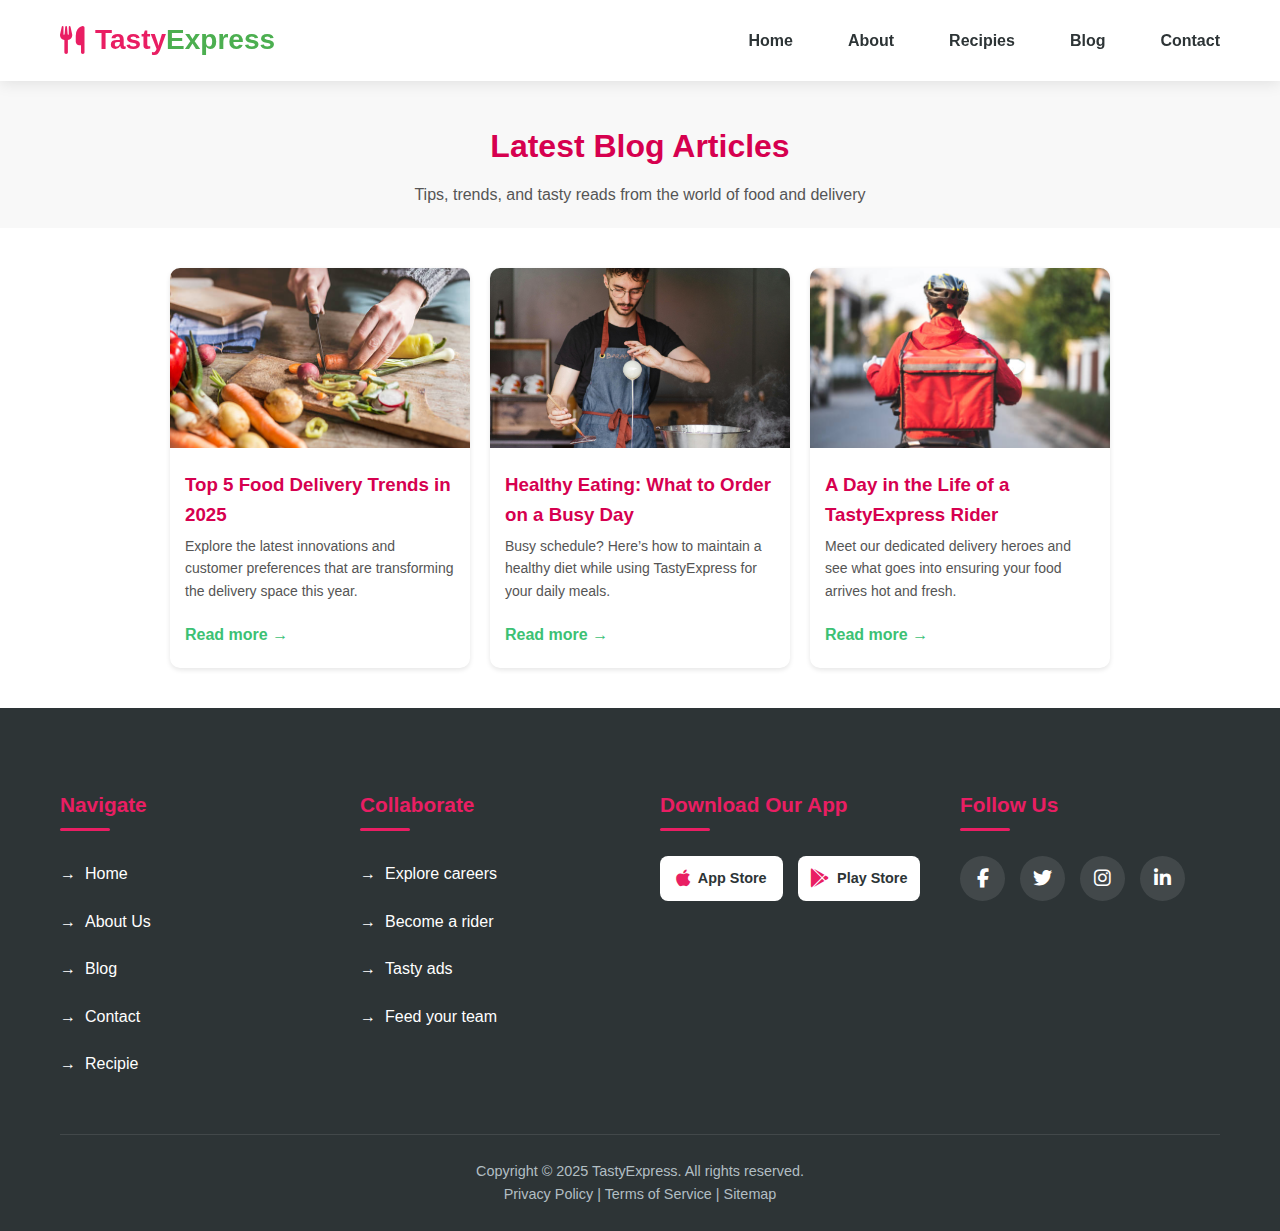
<file: Blog.html>
<!DOCTYPE html>
<html lang="en">
<head>
  <meta charset="UTF-8" />
  <meta name="viewport" content="width=device-width, initial-scale=1.0"/>
  <title>Blog - TastyExpress</title>
  <link rel="stylesheet" href="style.css" />
  <link rel="stylesheet" href="https://cdnjs.cloudflare.com/ajax/libs/font-awesome/6.4.0/css/all.min.css"/>
  <link rel="stylesheet" href="Blog.css">
  <link rel="stylesheet" href="contact.html">
  <link rel="stylesheet" href="index.html">
  <link rel="stylesheet" href="About.html">
  <link rel="stylesheet" href="Recipes.html">
</head>

  </style>
<body>

  <header>
        <div class="container">
            <nav>
                <a href="#" class="logo">
                    <i class="fas fa-utensils"></i>
                    Tasty<span>Express</span>
                </a>
                <ul class="nav-links">
                    <li><a href="index.html">Home</a></li>
                    <li><a href="about.html">About</a></li>
                    <li><a href="Recipes.html">Recipies</a></li>
                    <li><a href="#">Blog</a></li>
                    <li><a href="Contact.html">Contact</a></li>
                </ul>
                <div class="mobile-menu-btn"> 
                    <i class="fas fa-bars"></i> 
                </div>
            </nav>
        </div>
    </header>

   
                
  <section class="blog-title">
    <h1>Latest Blog Articles</h1>
    <p>Tips, trends, and tasty reads from the world of food and delivery</p>
  </section>

  <section class="blog-posts">
    <div class="post">
      <img src="image9.jpg" alt="Food Delivery Trends" />
      <h3>Top 5 Food Delivery Trends in 2025</h3>
      <p>Explore the latest innovations and customer preferences that are transforming the delivery space this year.</p>
      <a href="#">Read more →</a>
    </div>
    <div class="post">
      <img src="image10.jpg" alt="Healthy Meals" />
      <h3>Healthy Eating: What to Order on a Busy Day</h3>
      <p>Busy schedule? Here’s how to maintain a healthy diet while using TastyExpress for your daily meals.</p>
      <a href="#">Read more →</a>
    </div>
    <div class="post">
      <img src="image11.jpg" alt="Rider Story" />
      <h3>A Day in the Life of a TastyExpress Rider</h3>
      <p>Meet our dedicated delivery heroes and see what goes into ensuring your food arrives hot and fresh.</p>
      <a href="#">Read more →</a>
    </div>
  </section>

  <footer>
        <div class="container">
            <div class="footer-content">
                <div class="footer-column">
                    <h3>Navigate</h3>
                    <ul class="footer-links">
                        <li><a href="#">Home</a></li>
                        <li><a href="About.html">About Us</a></li>
                        <li><a href="#">Blog</a></li>
                        <li><a href="#">Contact</a></li>
                        <li><a href="#">Recipie</a></li>
                    </ul>
                </div>
                <div class="footer-column">
                    <h3>Collaborate</h3>
                    <ul class="footer-links">
                        <li><a href="#">Explore careers</a></li>
                        <li><a href="#">Become a rider</a></li>
                        <li><a href="#">Tasty ads</a></li>
                        <li><a href="#">Feed your team</a></li>
                    </ul>
                </div>
                <div class="footer-column">
                    <h3>Download Our App</h3>
                    <div class="app-badges">
                        <a href="#" class="app-badge">
                            <i class="fab fa-apple"></i> App Store
                        </a>
                        <a href="#" class="app-badge">
                            <i class="fab fa-google-play"></i> Play Store
                        </a>
                    </div>
                </div>
                <div class="footer-column">
                    <h3>Follow Us</h3>
                    <div class="social-links">
                        <a href="#"><i class="fab fa-facebook-f"></i></a>
                        <a href="#"><i class="fab fa-twitter"></i></a>
                        <a href="#"><i class="fab fa-instagram"></i></a>
                        <a href="#"><i class="fab fa-linkedin-in"></i></a>
                    </div>
                </div>
            </div>
            <div class="copyright">
                <p>Copyright © 2025 TastyExpress. All rights reserved.</p>
                <p><a href="#">Privacy Policy</a> | <a href="#">Terms of Service</a> | <a href="#">Sitemap</a></p>
            </div>
        </div>
    </footer>
</file>
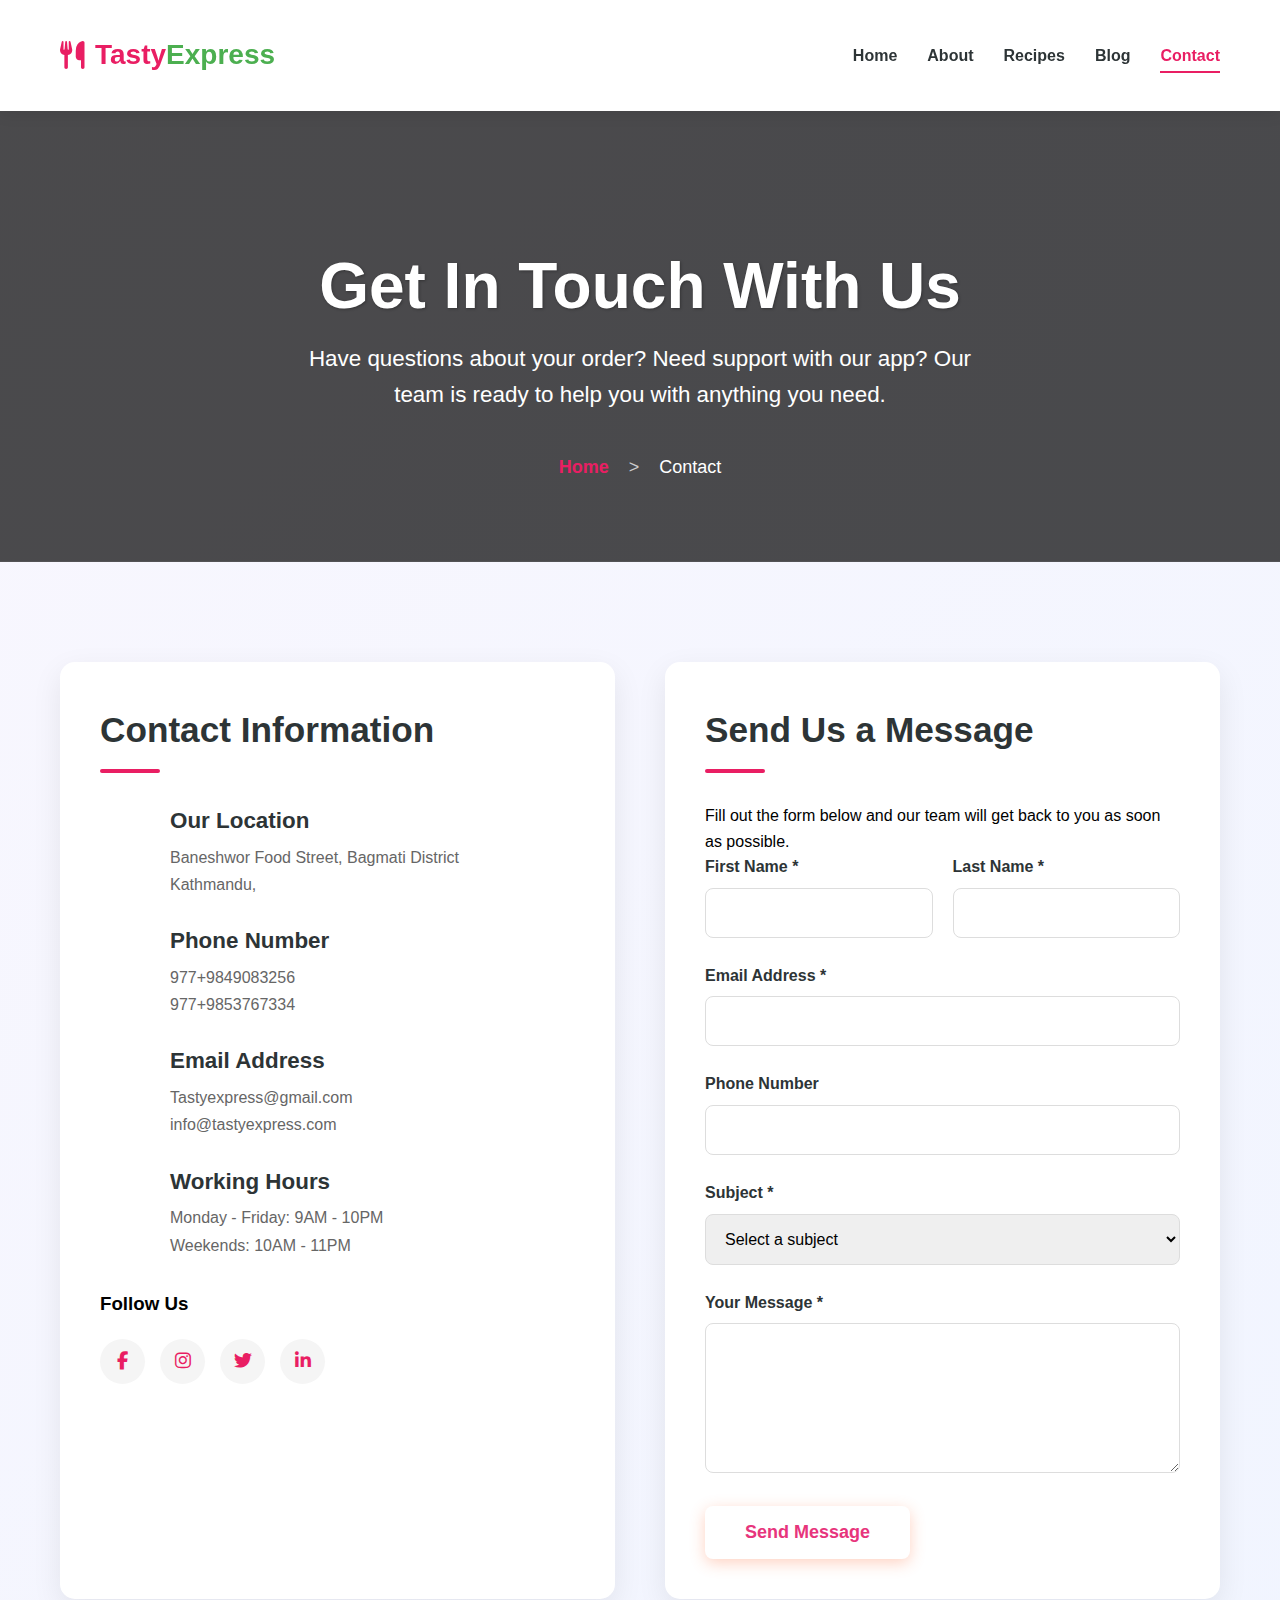
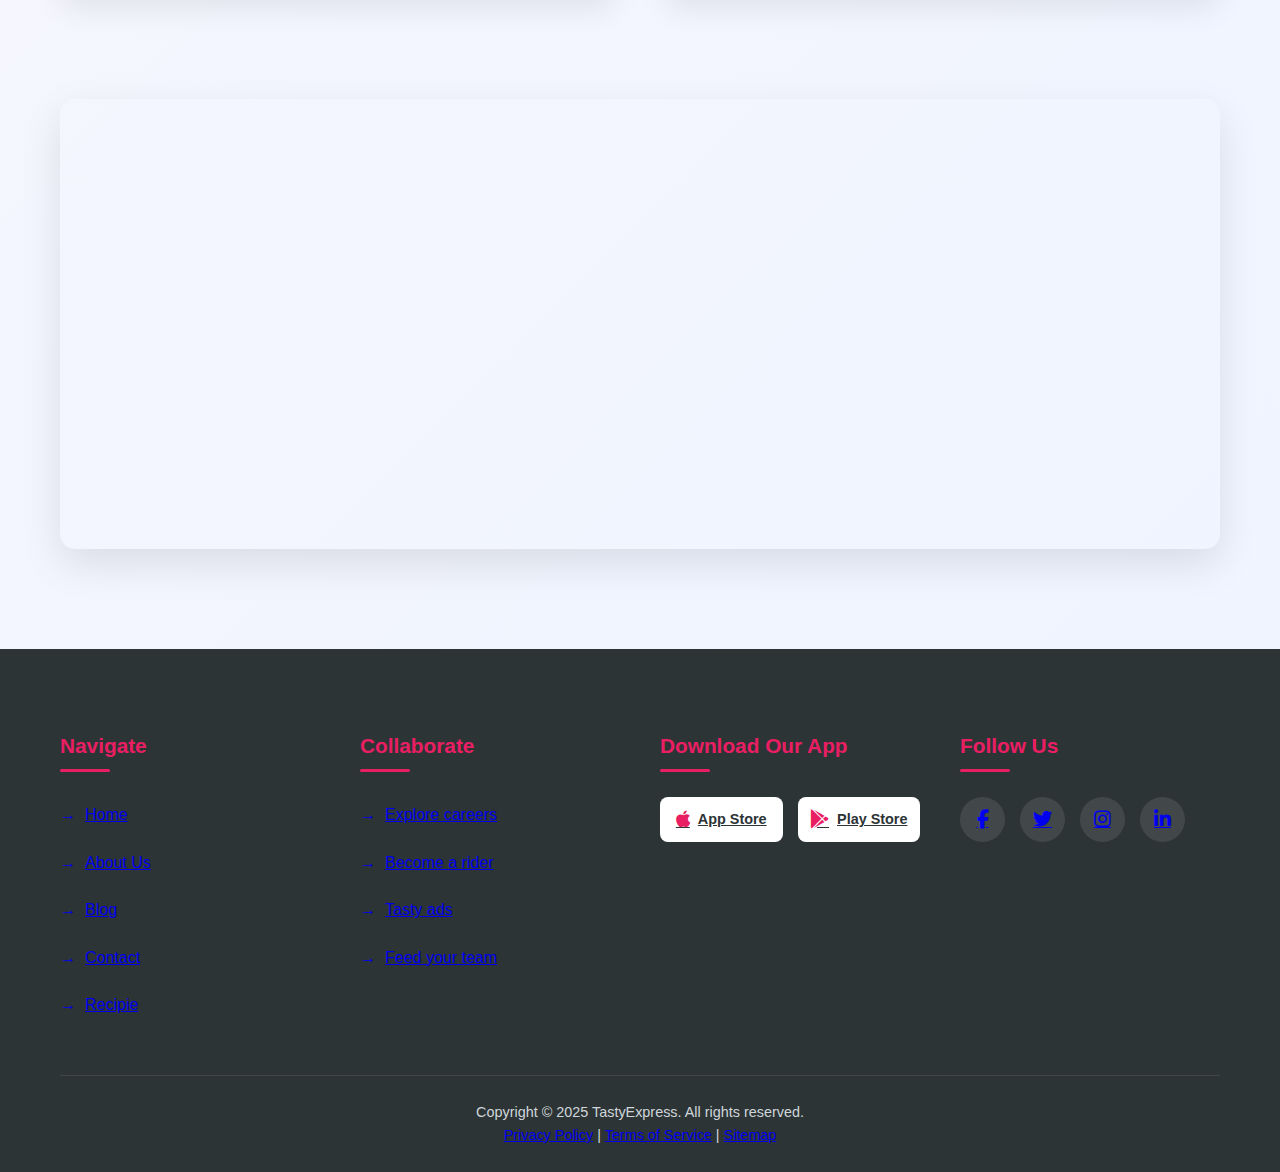
<file: contact.html>
<!DOCTYPE html>
<html lang="en">
<head>
    <meta charset="UTF-8">
    <meta name="viewport" content="width=device-width, initial-scale=1.0">
    <title>Contact Us | FoodExpress</title>
    <link rel="stylesheet" href="https://cdnjs.cloudflare.com/ajax/libs/font-awesome/6.4.0/css/all.min.css"> 
    <link rel="stylesheet" href="contact.css">
    <link rel="stylesheet" href="index.html">
    <link rel="stylesheet" href="About.html">
    <link rel="stylesheet" href="Recipes.html">
    <link rel="stylesheet" href="Blog.html">
</head>
<body>
    <!-- Header - Matching Home Page -->
    <header>
        <div class="container">
            <nav>
                <a href="#" class="logo">
                    <i class="fas fa-utensils"></i>
                    Tasty<span>Express</span>
                </a>
                <div class="nav-links">
                    <a href="index.html">Home</a>
                    <a href="About.html">About</a>
                    <a href="Recipes.html">Recipes</a>
                    <a href="Blog.html">Blog</a>
                    <a href="#" class="active">Contact</a>
                </div>
                <button class="mobile-menu-btn">
                    <i class="fas fa-bars"></i>
                </button>
            </nav>
        </div>
    </header>

    <!-- Hero Section -->
    <section class="contact-hero">
        <div class="container">
            <h1>Get In Touch With Us</h1>
            <p>Have questions about your order? Need support with our app? Our team is ready to help you with anything you need.</p>
            
            <ul class="breadcrumb">
                <li><a href="#">Home</a></li>
                <li>Contact</li>
            </ul>
        </div>
    </section>

    <!-- Contact Content -->
    <section class="contact-content">
        <div class="container">
            <div class="contact-container">
                <div class="contact-info">
                    <h2 class="section-title">Contact Information</h2>
                    
                    <div class="contact-details">
                        <div class="contact-item">
                            <div class="contact-icon">
                                <i class="fas fa-map-marker-alt"></i>
                            </div>
                            <div class="contact-text">
                                <h3>Our Location</h3>
                                <p>Baneshwor Food Street, Bagmati District<br>Kathmandu,</p>
                            </div>
                        </div>
                        
                        <div class="contact-item">
                            <div class="contact-icon">
                                <i class="fas fa-phone-alt"></i>
                            </div>
                            <div class="contact-text">
                                <h3>Phone Number</h3>
                                <p>977+9849083256<br>977+9853767334</p>
                            </div>
                        </div>
                        
                        <div class="contact-item">
                            <div class="contact-icon">
                                <i class="fas fa-envelope"></i>
                            </div>
                            <div class="contact-text">
                                <h3>Email Address</h3>
                                <p>Tastyexpress@gmail.com<br>info@tastyexpress.com</p>
                            </div>
                        </div>
                        
                        <div class="contact-item">
                            <div class="contact-icon">
                                <i class="fas fa-clock"></i>
                            </div>
                            <div class="contact-text">
                                <h3>Working Hours</h3>
                                <p>Monday - Friday: 9AM - 10PM<br>Weekends: 10AM - 11PM</p>
                            </div>
                        </div>
                    </div>
                    
                    <h3>Follow Us</h3>
                    <div class="social-contact">
                        <a href="#"><i class="fab fa-facebook-f"></i></a>
                        <a href="#"><i class="fab fa-instagram"></i></a>
                        <a href="#"><i class="fab fa-twitter"></i></a>
                        <a href="#"><i class="fab fa-linkedin-in"></i></a>
                    </div>
                </div>
                
                <div class="contact-form">
                    <h2 class="section-title">Send Us a Message</h2>
                    <p>Fill out the form below and our team will get back to you as soon as possible.</p>
                    
                    <form>
                        <div class="name-group">
                            <div class="form-group">
                                <label for="firstName">First Name *</label>
                                <input type="text" id="firstName" required>
                            </div>
                            <div class="form-group">
                                <label for="lastName">Last Name *</label>
                                <input type="text" id="lastName" required>
                            </div>
                        </div>
                        
                        <div class="form-group">
                            <label for="email">Email Address *</label>
                            <input type="email" id="email" required>
                        </div>
                        
                        <div class="form-group">
                            <label for="phone">Phone Number</label>
                            <input type="tel" id="phone">
                        </div>
                        
                        <div class="form-group">
                            <label for="subject">Subject *</label>
                            <select id="subject" required>
                                <option value="">Select a subject</option>
                                <option value="order">Order Issue</option>
                                <option value="delivery">Delivery Problem</option>
                                <option value="account">Account Support</option>
                                <option value="feedback">Feedback/Suggestion</option>
                                <option value="other">Other</option>
                            </select>
                        </div>
                        
                        <div class="form-group">
                            <label for="message">Your Message *</label>
                            <textarea id="message" required></textarea>
                        </div>
                        
                        <button type="submit" class="submit-btn">Send Message</button>
                    </form>
                </div>
            </div>
        </div>
    </section>
    
    <!-- Map Section -->
    <section class="map-section">
        <div class="container">
            <div class="map-container">
                <iframe src="https://www.google.com/maps/embed?pb=!1m18!1m12!1m3!1d7065.035988124509!2d85.33722217525359!3d27.701288676186042!2m3!1f0!2f0!3f0!3m2!1i1024!2i768!4f13.1!3m3!1m2!1s0x39eb199c1eab3dc3%3A0x3e7c5ff38871c65f!2sBaneshwor%20Bazaar!5e0!3m2!1sen!2snp!4v1751620557356!5m2!1sen!2snp" width="600" height="450" style="border:0;" allowfullscreen="" loading="lazy" referrerpolicy="no-referrer-when-downgrade"></iframe>
            </div>
        </div>
    </section>
    
  
    <footer>
        <div class="container">
            <div class="footer-content">
                <div class="footer-column">
                    <h3>Navigate</h3>
                    <ul class="footer-links">
                        <li><a href="#">Home</a></li>
                        <li><a href="About.html">About Us</a></li>
                        <li><a href="#">Blog</a></li>
                        <li><a href="#">Contact</a></li>
                        <li><a href="#">Recipie</a></li>
                    </ul>
                </div>
                <div class="footer-column">
                    <h3>Collaborate</h3>
                    <ul class="footer-links">
                        <li><a href="#">Explore careers</a></li>
                        <li><a href="#">Become a rider</a></li>
                        <li><a href="#">Tasty ads</a></li>
                        <li><a href="#">Feed your team</a></li>
                    </ul>
                </div>
                <div class="footer-column">
                    <h3>Download Our App</h3>
                    <div class="app-badges">
                        <a href="#" class="app-badge">
                            <i class="fab fa-apple"></i> App Store
                        </a>
                        <a href="#" class="app-badge">
                            <i class="fab fa-google-play"></i> Play Store
                        </a>
                    </div>
                </div>
                <div class="footer-column">
                    <h3>Follow Us</h3>
                    <div class="social-links">
                        <a href="#"><i class="fab fa-facebook-f"></i></a>
                        <a href="#"><i class="fab fa-twitter"></i></a>
                        <a href="#"><i class="fab fa-instagram"></i></a>
                        <a href="#"><i class="fab fa-linkedin-in"></i></a>
                    </div>
                </div>
            </div>
            <div class="copyright">
                <p>Copyright © 2025 TastyExpress. All rights reserved.</p>
                <p><a href="#">Privacy Policy</a> | <a href="#">Terms of Service</a> | <a href="#">Sitemap</a></p>
            </div>
        </div>
    </footer>

      


    <script>
        // Mobile menu toggle
        const mobileMenuBtn = document.querySelector('.mobile-menu-btn');
        const navLinks = document.querySelector('.nav-links');
        
        mobileMenuBtn.addEventListener('click', () => {
            navLinks.style.display = navLinks.style.display === 'flex' ? 'none' : 'flex';
        });
        
        // Form submission
        const contactForm = document.querySelector('form');
        contactForm.addEventListener('submit', function(e) {
            e.preventDefault();
            
            // Get form values
            const firstName = document.getElementById('firstName').value;
            const email = document.getElementById('email').value;
            
            // Simple validation
            if (!firstName || !email) {
                alert('Please fill in all required fields.');
                return;
            }
            
            // Email validation
            const emailRegex = /^[^\s@]+@[^\s@]+\.[^\s@]+$/;
            if (!emailRegex.test(email)) {
                alert('Please enter a valid email address.');
                return;
            }
            
            // Form submission success
            alert(`Thank you ${firstName}! Your message has been submitted successfully. We'll get back to you soon.`);
            this.reset();
        });
    </script>
</body>
</html>
</file>
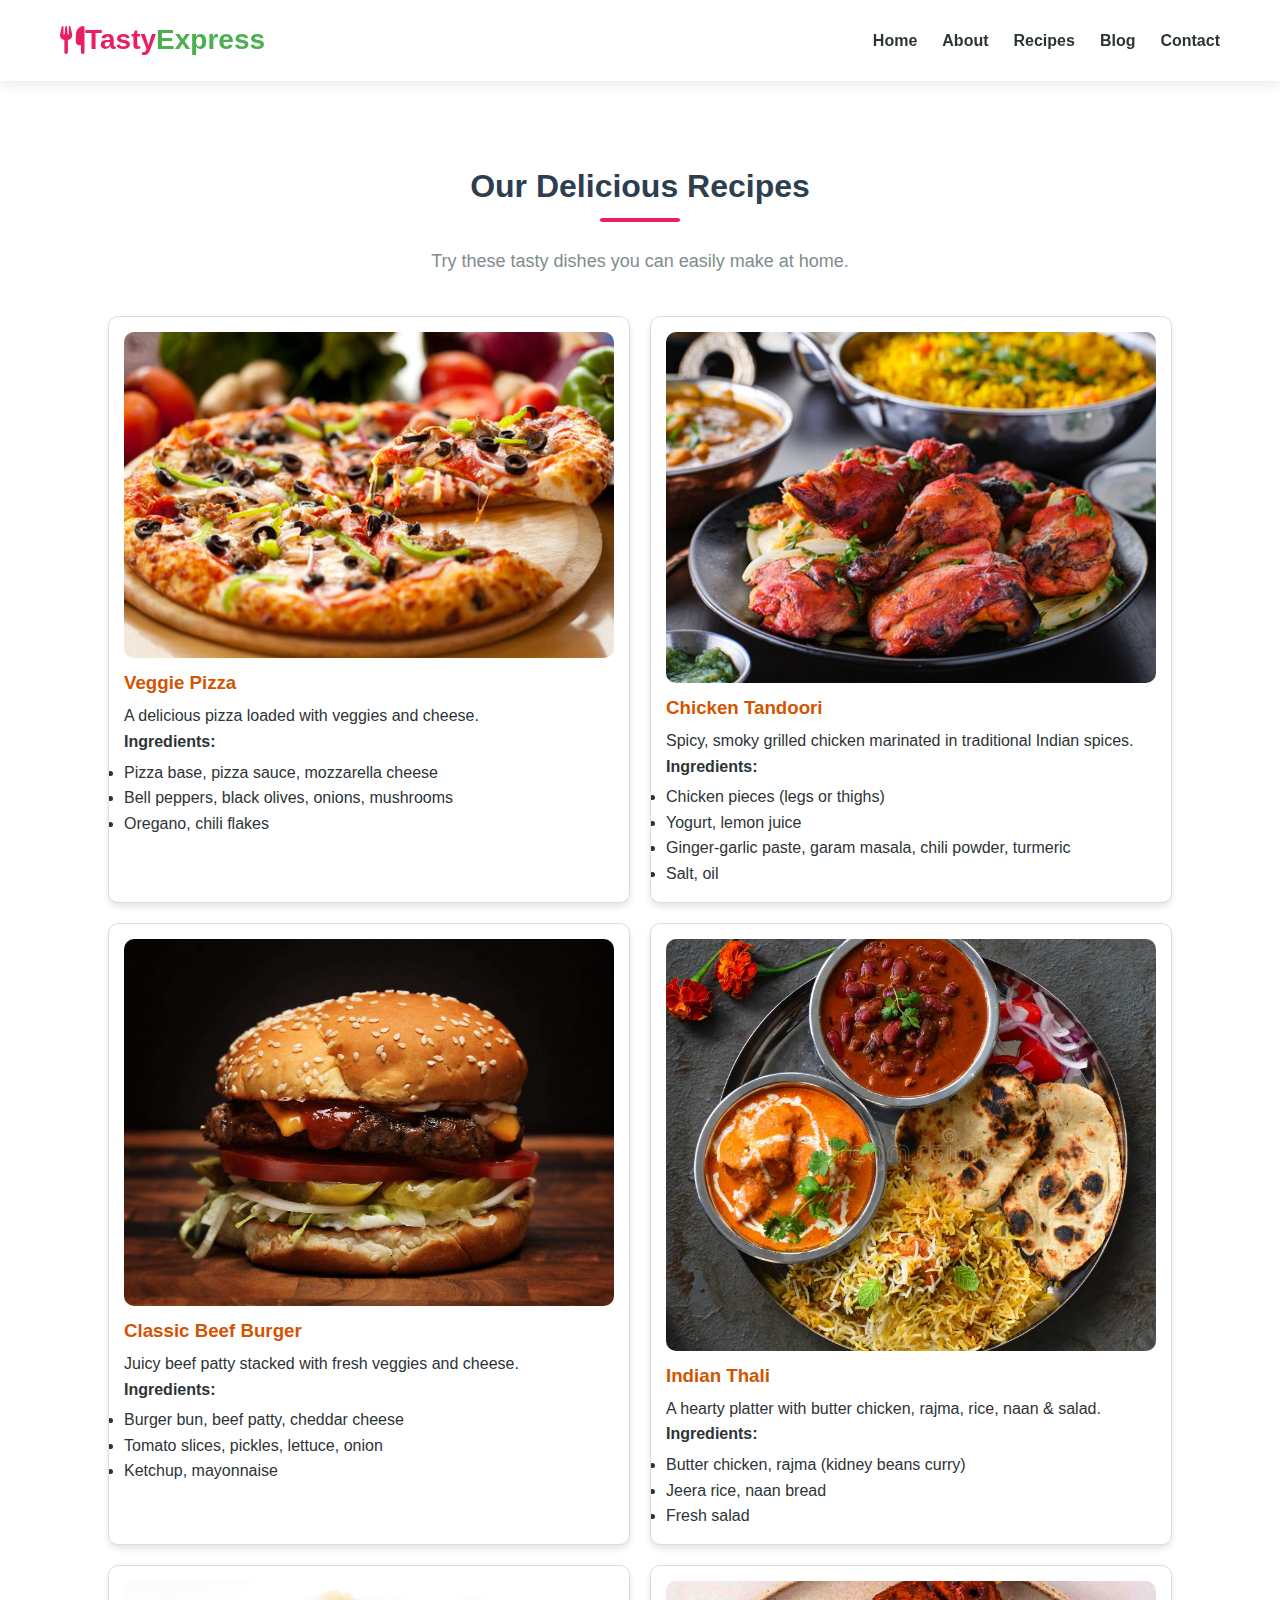
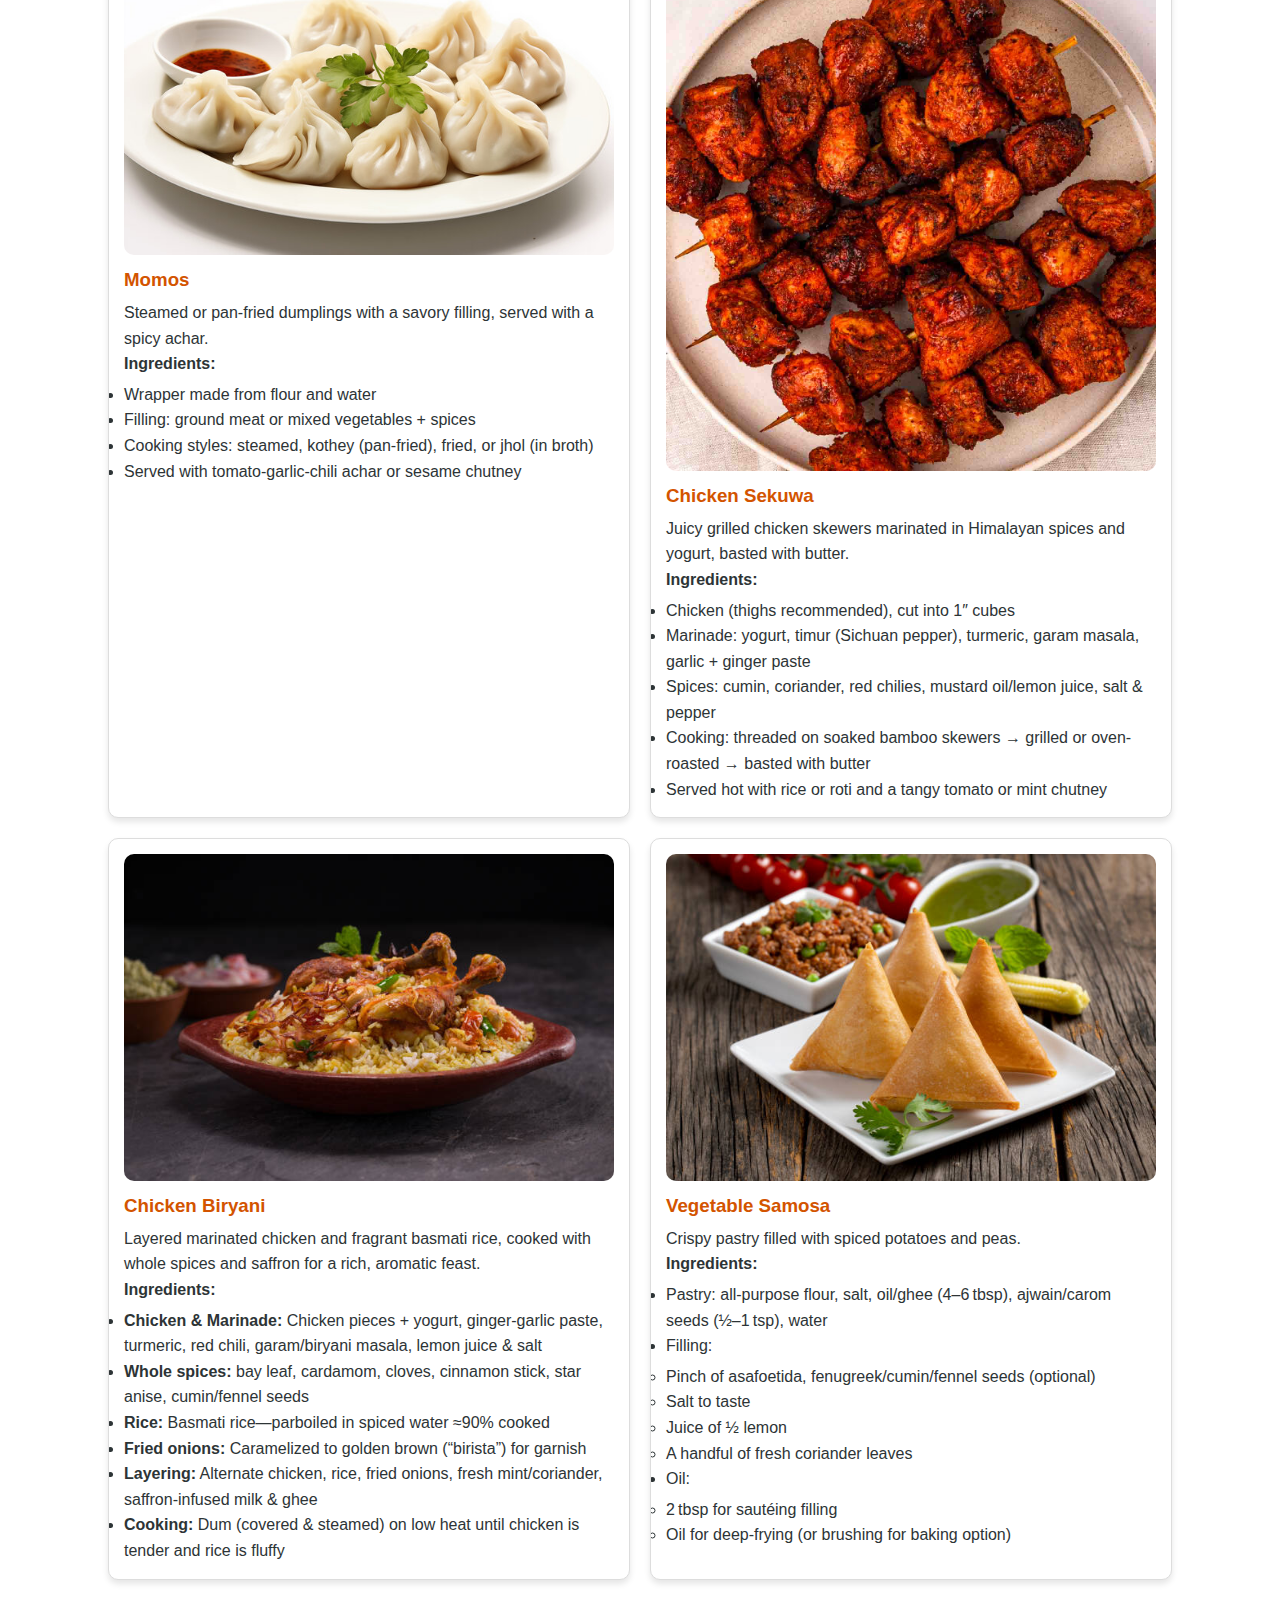
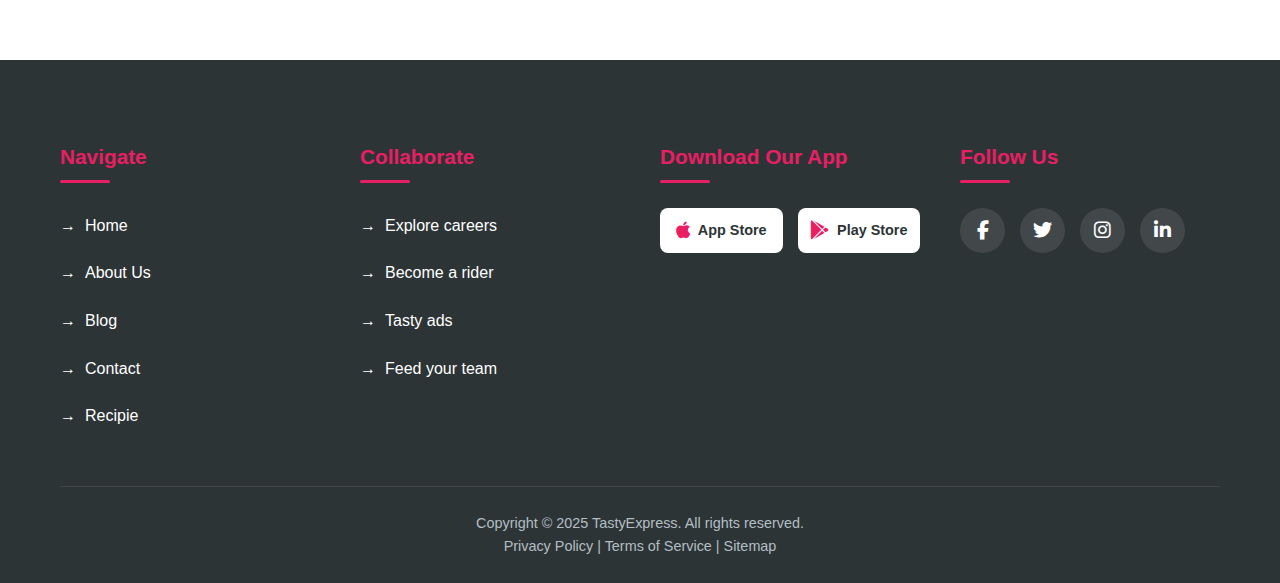
<file: Recipes.html>
<!DOCTYPE html>
<html lang="en">
<head>
  <meta charset="UTF-8" />
  <meta name="viewport" content="width=device-width, initial-scale=1.0"/>
  <title>Recipes - TastyExpress</title>
  <link rel="stylesheet" href="https://cdnjs.cloudflare.com/ajax/libs/font-awesome/6.4.0/css/all.min.css"/>
  <link rel="stylesheet" href="style.css"/>
  <link rel="stylesheet" href="Recipes.html">
  <link rel="stylesheet" href="contact.html">
  <link rel="stylesheet" href="index.html">
  <link rel="stylesheet" href="About.html">
  <style>
    body {
      font-family: Arial, sans-serif;
    }

    .recipes-grid {
      display: flex;
      flex-wrap: wrap;
      gap: 20px;
      justify-content: center;
    }

    .recipe-card {
      width: 45%;
      border: 1px solid #ddd;
      border-radius: 10px;
      overflow: hidden;
      box-shadow: 0 4px 6px rgba(0,0,0,0.1);
      padding: 15px;
      background-color: #fff;
    }

    .recipe-card img {
      width: 100%;
      height: auto;
      border-radius: 10px;
    }

    .recipe-card h3 {
      margin-top: 10px;
      color: #d35400;
    }

    .recipe-card p, .recipe-card ul {
      margin-top: 5px;
    }

    .section-title {
      text-align: center;
      margin-bottom: 40px;
    }

    .section-title h2 {
      font-size: 32px;
      color: #2c3e50;
    }

    .section-title p {
      font-size: 18px;
      color: #7f8c8d;
    }
             /* Footer */
        footer {
            background-color: var(--dark);
            color: white;
            padding-top: 80px;
        }
        
        .footer-content {
            display: grid;
            grid-template-columns: repeat(auto-fit, minmax(250px, 1fr));
            gap: 40px;
            margin-bottom: 40px;
        }
        
        .footer-column h3 {
            font-size: 1.3rem;
            margin-bottom: 25px;
            color: var(--primary);
            position: relative;
            padding-bottom: 10px;
        }
        
        .footer-column h3::after {
            content: '';
            position: absolute;
            bottom: 0;
            left: 0;
            width: 50px;
            height: 3px;
            background: var(--primary);
            border-radius: 2px;
        }
        
        .footer-links {
            list-style: none;
        }
        
        .footer-links li {
            margin-bottom: 12px;
        }
        
        .footer-links a {
            transition: all 0.3s ease;
            display: block;
            padding: 5px 0;
            position: relative;
            padding-left: 25px;
        }
        
        .footer-links a::before {
            content: "→";
            position: absolute;
            left: 0;
            transition: transform 0.2s ease;
        }
        
        .footer-links a:hover {
            color: var(--primary);
        }
        
        .footer-links a:hover::before {
            transform: translateX(5px);
        }
        
        .social-links {
            display: flex;
            gap: 15px;
            margin-top: 20px;
        }
        
        .social-links a {
            display: flex;
            align-items: center;
            justify-content: center;
            width: 45px;
            height: 45px;
            background-color: rgba(255, 255, 255, 0.1);
            border-radius: 50%;
            transition: all 0.3s ease;
            font-size: 1.2rem;
        }
        
        .social-links a:hover {
            background-color: var(--primary);
            transform: translateY(-5px);
        }
        
        .copyright {
            text-align: center;
            padding: 25px 0;
            border-top: 1px solid rgba(255, 255, 255, 0.1);
            font-size: 0.9rem;
            color: #b2bec3;
        }
        
        .app-badges {
            display: flex;
            gap: 15px;
            margin-top: 20px;
        }
        
        .app-badge {
            display: block;
            width: 150px;
            height: 45px;
            background: white;
            border-radius: 8px;
            display: flex;
            align-items: center;
            justify-content: center;
            color: var(--dark);
            font-weight: 600;
            font-size: 0.9rem;
            transition: all 0.3s ease;
        }
        
        .app-badge:hover {
            transform: translateY(-3px);
            box-shadow: 0 5px 15px rgba(0, 0, 0, 0.1);
        }
        
        .app-badge i {
            margin-right: 8px;
            font-size: 1.2rem;
            color: var(--primary);
        }
        
        /* Responsive Styles */
        @media (max-width: 992px) {
            .hero h1 {
                font-size: 2.8rem;
            }
            
            .section-title h2 {
                font-size: 2.2rem;
            }
        }
        
        @media (max-width: 768px) {
            .nav-links {
                display: none;
            }
            
            .mobile-menu-btn {
                display: block;
            }
            
            .hero {
                padding: 90px 0;
            }
            
            .hero h1 {
                font-size: 2.3rem;
            }
            
            .hero p {
                font-size: 1.2rem;
            }
            
            .hero-btns {
                flex-direction: column;
                gap: 15px;
            }
            
            .section-title h2 {
                font-size: 2rem;
            }
            
            .footer-content {
                grid-template-columns: 1fr;
                gap: 30px;
            }
        }
       
  </style>
</head>
<body>

  <!-- Header -->
  <header>
    <div class="container">
      <nav>
        <a href="index.html" class="logo">
          <i class="fas fa-utensils"></i>
          Tasty<span>Express</span>
        </a>
        <ul class="nav-links">
          <li><a href="index.html">Home</a></li>
          <li><a href="about.html">About</a></li>
          <li><a href="recipes.html">Recipes</a></li>
          <li><a href="#">Blog</a></li>
          <li><a href="contact.html">Contact</a></li>
        </ul>
        <div class="mobile-menu-btn">
          <i class="fas fa-bars"></i>
        </div>
      </nav>
    </div>
  </header>

  <!-- Recipes Section -->
  <section class="recipes">
    <div class="container">
      <div class="section-title">
        <h2>Our Delicious Recipes</h2>
        <p>Try these tasty dishes you can easily make at home.</p>
      </div>

      <div class="recipes-grid">

        <!-- Veggie Pizza -->
        <div class="recipe-card">
          <img src="image1.jpg" alt="Veggie Pizza">
          <h3>Veggie Pizza</h3>
          <p>A delicious pizza loaded with veggies and cheese.</p>
          <h4>Ingredients:</h4>
          <ul>
            <li>Pizza base, pizza sauce, mozzarella cheese</li>
            <li>Bell peppers, black olives, onions, mushrooms</li>
            <li>Oregano, chili flakes</li>
          </ul>
        </div>

        <!-- Chicken Tandoori -->
        <div class="recipe-card">
          <img src="image4.jpg" alt="Chicken Tandoori">
          <h3>Chicken Tandoori</h3>
          <p>Spicy, smoky grilled chicken marinated in traditional Indian spices.</p>
          <h4>Ingredients:</h4>
          <ul>
            <li>Chicken pieces (legs or thighs)</li>
            <li>Yogurt, lemon juice</li>
            <li>Ginger-garlic paste, garam masala, chili powder, turmeric</li>
            <li>Salt, oil</li>
          </ul>
        </div>

        <!-- Classic Burger -->
        <div class="recipe-card">
          <img src="image2.jpg" alt="Classic Beef Burger">
          <h3>Classic Beef Burger</h3>
          <p>Juicy beef patty stacked with fresh veggies and cheese.</p>
          <h4>Ingredients:</h4>
          <ul>
            <li>Burger bun, beef patty, cheddar cheese</li>
            <li>Tomato slices, pickles, lettuce, onion</li>
            <li>Ketchup, mayonnaise</li>
          </ul>
        </div>

        <!-- Indian Thali -->
        <div class="recipe-card">
          <img src="image3.jpg" alt="Indian Thali">
          <h3>Indian Thali</h3>
          <p>A hearty platter with butter chicken, rajma, rice, naan & salad.</p>
          <h4>Ingredients:</h4>
          <ul>
            <li>Butter chicken, rajma (kidney beans curry)</li>
            <li>Jeera rice, naan bread</li>
            <li>Fresh salad</li>
          </ul>
        </div>

        <div class="recipe-card">
  <img src="image8.jpg" alt="Nepali Momos">
  <h3>Momos</h3>
  <p>Steamed or pan-fried dumplings with a savory filling, served with a spicy achar.</p>
  <h4>Ingredients:</h4>
  <ul>
    <li>Wrapper made from flour and water</li>
    <li>Filling: ground meat or mixed vegetables + spices</li>
    <li>Cooking styles: steamed, kothey (pan-fried), fried, or jhol (in broth)</li>
    <li>Served with tomato‑garlic‑chili achar or sesame chutney</li>
  </ul>
</div>

<div class="recipe-card">
  <img src="image5.jpg" alt="Nepali Chicken Sekuwa">
  <h3>Chicken Sekuwa</h3>
  <p>Juicy grilled chicken skewers marinated in Himalayan spices and yogurt, basted with butter.</p>
  <h4>Ingredients:</h4>
  <ul>
    <li>Chicken (thighs recommended), cut into 1″ cubes</li>
    <li>Marinade: yogurt, timur (Sichuan pepper), turmeric, garam masala, garlic + ginger paste</li>
    <li>Spices: cumin, coriander, red chilies, mustard oil/lemon juice, salt & pepper</li>
    <li>Cooking: threaded on soaked bamboo skewers → grilled or oven-roasted → basted with butter</li>
    <li>Served hot with rice or roti and a tangy tomato or mint chutney</li>
  </ul>
</div>

<div class="recipe-card">
  <img src="image6.jpg" alt="Chicken Biryani">
  <h3>Chicken Biryani</h3>
  <p>Layered marinated chicken and fragrant basmati rice, cooked with whole spices and saffron for a rich, aromatic feast.</p>
  <h4>Ingredients:</h4>
  <ul>
    <li><strong>Chicken & Marinade:</strong> Chicken pieces + yogurt, ginger-garlic paste, turmeric, red chili, garam/biryani masala, lemon juice & salt</li>
    <li><strong>Whole spices:</strong> bay leaf, cardamom, cloves, cinnamon stick, star anise, cumin/fennel seeds</li>
    <li><strong>Rice:</strong> Basmati rice—parboiled in spiced water ≈90% cooked</li>
    <li><strong>Fried onions:</strong> Caramelized to golden brown (“birista”) for garnish</li>
    <li><strong>Layering:</strong> Alternate chicken, rice, fried onions, fresh mint/coriander, saffron-infused milk & ghee</li>
    <li><strong>Cooking:</strong> Dum (covered & steamed) on low heat until chicken is tender and rice is fluffy</li>
  </ul>
</div>

<!-- Vegetable Samosa Ingredients -->
<div class="recipe-card">
  <img src="image7.jpg" alt="Vegetable Samosa">
  <h3>Vegetable Samosa</h3>
  <p>Crispy pastry filled with spiced potatoes and peas.</p>
  <h4>Ingredients:</h4>
  <ul>
    <li>Pastry: all-purpose flour, salt, oil/ghee (4–6 tbsp), ajwain/carom seeds (½–1 tsp), water</li>
    <li>Filling:
      <ul>
       
        <li>Pinch of asafoetida, fenugreek/cumin/fennel seeds (optional)</li>
        <li>Salt to taste</li>
        <li>Juice of ½ lemon</li>
        <li>A handful of fresh coriander leaves</li>
      </ul>
    </li>
    <li>Oil: 
      <ul>
        <li>2 tbsp for sautéing filling</li>
        <li>Oil for deep-frying (or brushing for baking option)</li>
      </ul>
    </li>
  </ul>
</div>





      </div>
    </div>
  </section>

  
      <!-- Footer -->
    <footer>
        <div class="container">
            <div class="footer-content">
                <div class="footer-column">
                    <h3>Navigate</h3>
                    <ul class="footer-links">
                        <li><a href="#">Home</a></li>
                        <li><a href="About.html">About Us</a></li>
                        <li><a href="#">Blog</a></li>
                        <li><a href="#">Contact</a></li>
                        <li><a href="#">Recipie</a></li>
                    </ul>
                </div>
                <div class="footer-column">
                    <h3>Collaborate</h3>
                    <ul class="footer-links">
                        <li><a href="#">Explore careers</a></li>
                        <li><a href="#">Become a rider</a></li>
                        <li><a href="#">Tasty ads</a></li>
                        <li><a href="#">Feed your team</a></li>
                    </ul>
                </div>
                <div class="footer-column">
                    <h3>Download Our App</h3>
                    <div class="app-badges">
                        <a href="#" class="app-badge">
                            <i class="fab fa-apple"></i> App Store
                        </a>
                        <a href="#" class="app-badge">
                            <i class="fab fa-google-play"></i> Play Store
                        </a>
                    </div>
                </div>
                <div class="footer-column">
                    <h3>Follow Us</h3>
                    <div class="social-links">
                        <a href="#"><i class="fab fa-facebook-f"></i></a>
                        <a href="#"><i class="fab fa-twitter"></i></a>
                        <a href="#"><i class="fab fa-instagram"></i></a>
                        <a href="#"><i class="fab fa-linkedin-in"></i></a>
                    </div>
                </div>
            </div>
            <div class="copyright">
                <p>Copyright © 2025 TastyExpress. All rights reserved.</p>
                <p><a href="#">Privacy Policy</a> | <a href="#">Terms of Service</a> | <a href="#">Sitemap</a></p>
            </div>
        </div>
    </footer>
    <style>
            @media (max-width: 992px) {
            .hero h1 {
                font-size: 2.8rem;
            }
            
            .section-title h2 {
                font-size: 2.2rem;
            }
        }
        
        @media (max-width: 768px) {
            .nav-links {
                display: none;
            }
            
            .mobile-menu-btn {
                display: block;
            }
            
            .hero {
                padding: 90px 0;
            }
            
            .hero h1 {
                font-size: 2.3rem;
            }
            
            .hero p {
                font-size: 1.2rem;
            }
            
            .hero-btns {
                flex-direction: column;
                gap: 15px;
            }
            
            .section-title h2 {
                font-size: 2rem;
            }
            
            .footer-content {
                grid-template-columns: 1fr;
                gap: 30px;
            }
        }
        
        @media (max-width: 576px) {
            .hero h1 {
                font-size: 2rem;
            }
            
            section {
                padding: 60px 0;
            }
            
            .feature-card {
                padding: 30px 20px;
            }
        }
    </style>

 
  <script>
    // Mobile menu toggle
    document.querySelector('.mobile-menu-btn').addEventListener('click', function() {
      const navLinks = document.querySelector('.nav-links');
      navLinks.style.display = navLinks.style.display === 'flex' ? 'none' : 'flex';
    });
  </script>

</body>
</html>
</file>
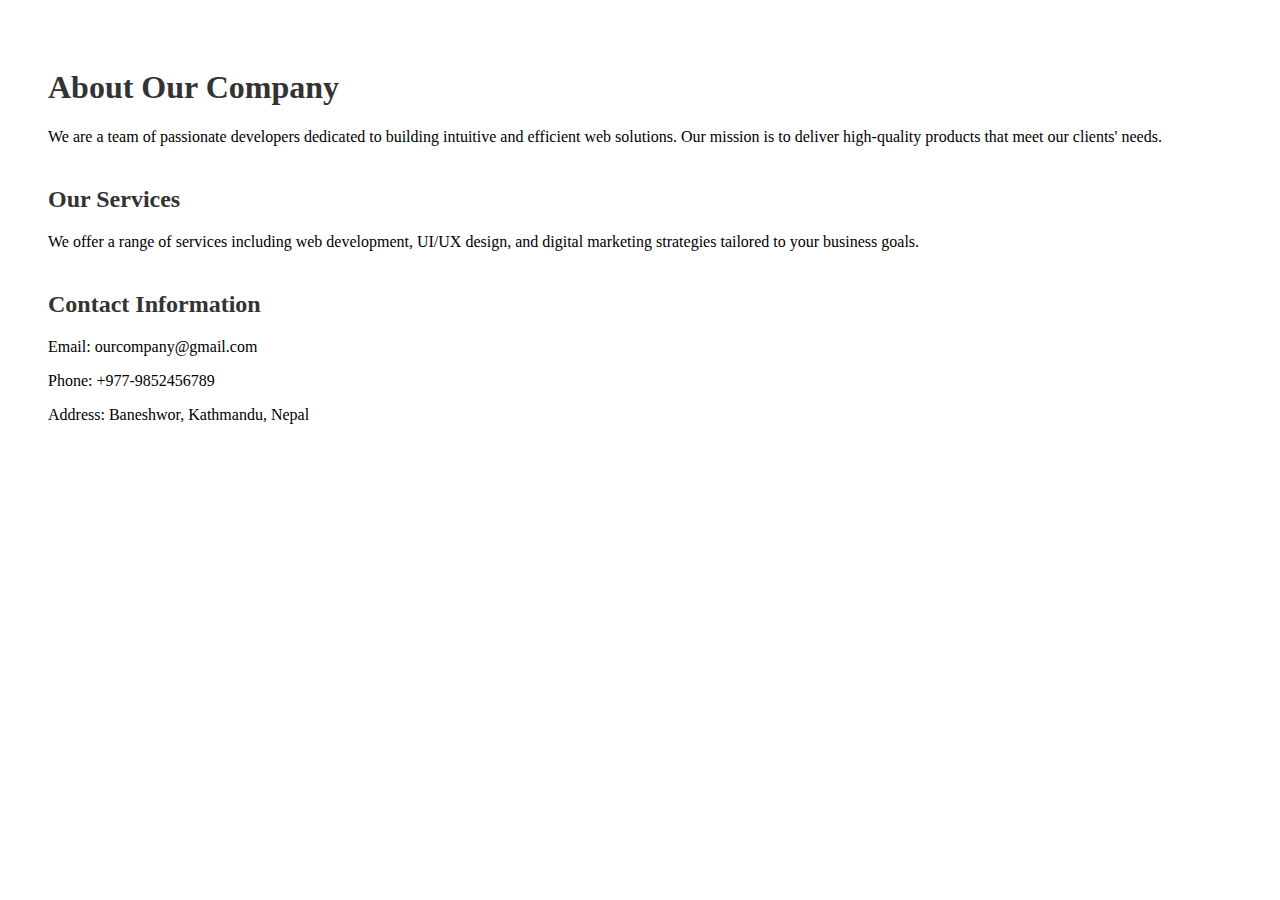
<file: it assignment/about.html>
<!DOCTYPE html>
<html lang="en">
<head>
  <meta charset="UTF-8" />
  <title>About Us</title>
  <style>
    body {
      font-family: Georgia, serif;
      padding: 40px;
      background-color: #ffffff;
    }
    h1, h2 {
      color: #333;
    }
    section {
      margin-bottom: 40px;
    }
  </style>
</head>
<body>
  <h1>About Our Company</h1>
  <section>
    <p>We are a team of passionate developers dedicated to building intuitive and efficient web solutions. Our mission is to deliver high-quality products that meet our clients' needs.</p>
  </section>

  <section>
    <h2>Our Services</h2>
    <p>We offer a range of services including web development, UI/UX design, and digital marketing strategies tailored to your business goals.</p>
  </section>

  <section id="contact-info">
    <h2>Contact Information</h2>
    <p>Email: ourcompany@gmail.com</p>
    <p>Phone: +977-9852456789</p>
    <p>Address: Baneshwor, Kathmandu, Nepal</p>
  </section>
</body>
</html>
</file>
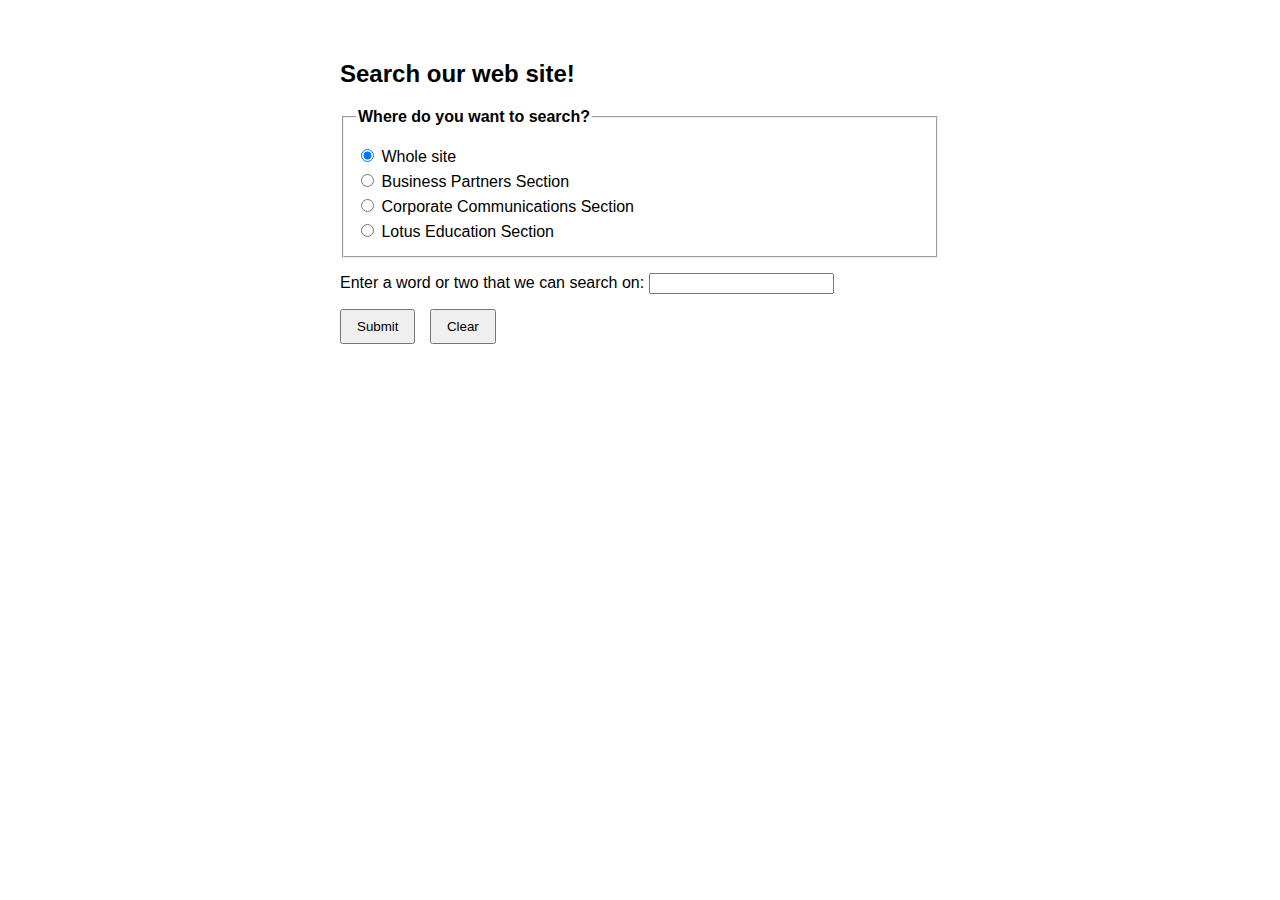
<file: it assignment/it1.html>
<!DOCTYPE html>
<html lang="en">
<head>
    <meta charset="UTF-8">
    <meta name="viewport" content="width=device-width, initial-scale=1.0">
    <title>Search Our Website</title>
    <style>
        body {
            font-family: Arial, sans-serif;
            max-width: 600px;
            margin: 20px auto;
            padding: 20px;
        }
        .form-group {
            margin-bottom: 15px;
        }
        legend {
            font-weight: bold;
            margin-bottom: 10px;
        }
        .radio-group {
            margin: 5px 0;
        }
        button {
            padding: 8px 15px;
            margin-right: 10px;
        }
    </style>
</head>
<body>
    <form action="#" method="post">
        <h2>Search our web site!</h2>
        
        <div class="form-group">
            <fieldset>
                <legend>Where do you want to search?</legend>
                
                <div class="radio-group">
                    <input type="radio" id="wholeSite" name="searchLocation" value="whole" checked>
                    <label for="wholeSite">Whole site</label>
                </div>
                
                <div class="radio-group">
                    <input type="radio" id="businessPartners" name="searchLocation" value="business">
                    <label for="businessPartners">Business Partners Section</label>
                </div>
                
                <div class="radio-group">
                    <input type="radio" id="corporateComms" name="searchLocation" value="corporate">
                    <label for="corporateComms">Corporate Communications Section</label>
                </div>
                
                <div class="radio-group">
                    <input type="radio" id="lotusEducation" name="searchLocation" value="education">
                    <label for="lotusEducation">Lotus Education Section</label>
                </div>
            </fieldset>
        </div>
        
        <div class="form-group">
            <label for="searchTerms">Enter a word or two that we can search on:</label>
            <input type="text" id="searchTerms" name="searchTerms" required>
        </div>
        
        <div class="form-group">
            <button type="submit">Submit</button>
            <button type="reset">Clear</button>
        </div>
    </form>
</body>
</html>
</file>
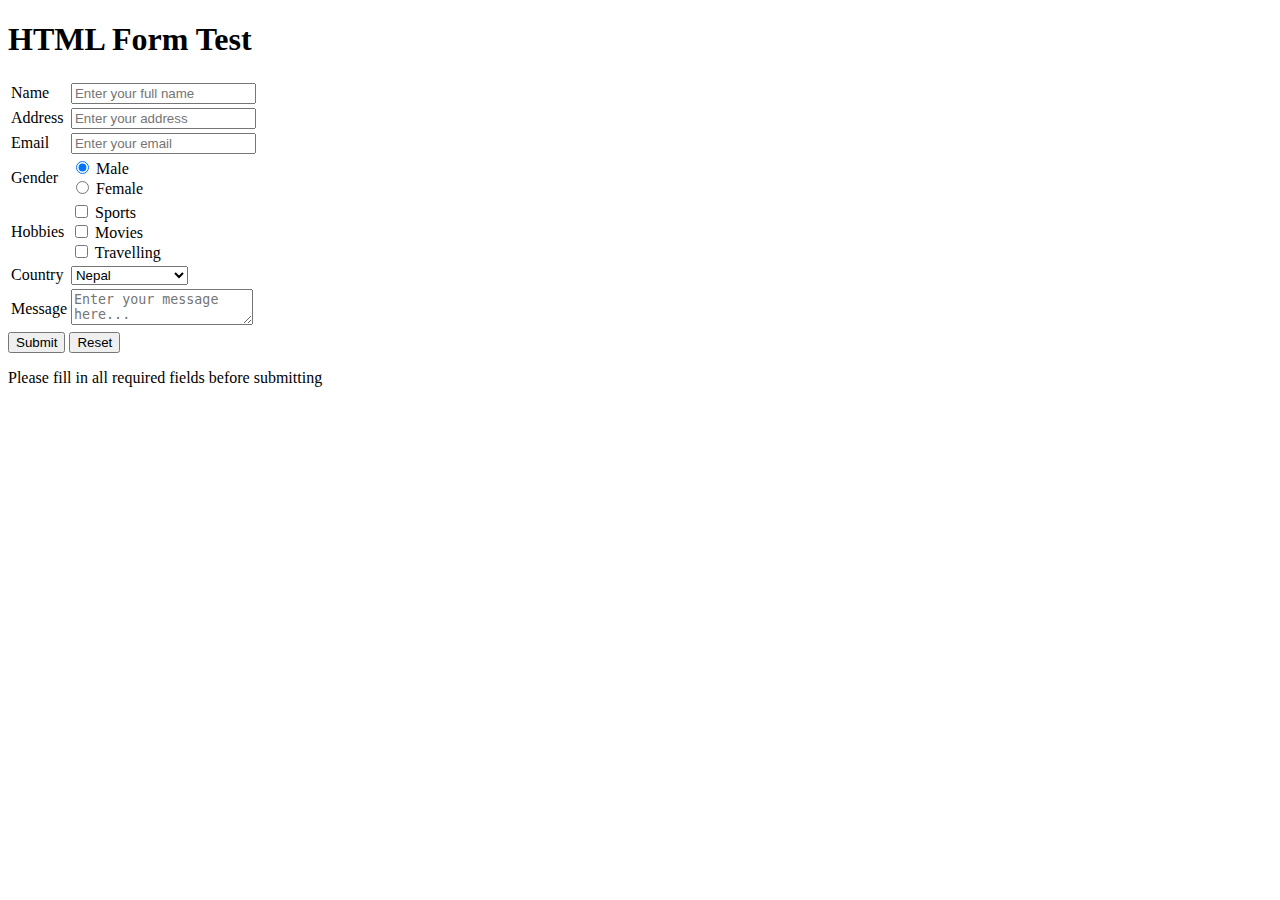
<file: it assignment/it2.html>
<!DOCTYPE html>
<html lang="en">
<head>
    <meta charset="UTF-8">
    <meta name="viewport" content="width=device-width, initial-scale=1.0">
    <title>HTML Form Test</title>
   
</head>
<body>
    <div class="container">
        <header>
            <h1>HTML Form Test</h1>
        </header>
        
        <div class="form-container">
            <form>
                <table>
                    <tr>
                        <td><label for="name">Name</label></td>
                        <td><input type="text" id="name" name="name" placeholder="Enter your full name"></td>
                    </tr>
                    <tr>
                        <td><label for="address">Address</label></td>
                        <td><input type="text" id="address" name="address" placeholder="Enter your address"></td>
                    </tr>
                    <tr>
                        <td><label for="email">Email</label></td>
                        <td><input type="email" id="email" name="email" placeholder="Enter your email"></td>
                    </tr>
                    <tr>
                        <td>Gender</td>
                        <td>
                            <div class="radio-group">
                                <div class="radio-option">
                                    <input type="radio" id="male" name="gender" value="male" checked>
                                    <label for="male">Male</label>
                                </div>
                                <div class="radio-option">
                                    <input type="radio" id="female" name="gender" value="female">
                                    <label for="female">Female</label>
                                </div>
                            </div>
                        </td>
                    </tr>
                    <tr>
                        <td>Hobbies</td>
                        <td>
                            <div class="checkbox-group">
                                <div class="checkbox-option">
                                    <input type="checkbox" id="sports" name="hobbies" value="sports">
                                    <label for="sports">Sports</label>
                                </div>
                                <div class="checkbox-option">
                                    <input type="checkbox" id="movies" name="hobbies" value="movies">
                                    <label for="movies">Movies</label>
                                </div>
                                <div class="checkbox-option">
                                    <input type="checkbox" id="travelling" name="hobbies" value="travelling">
                                    <label for="travelling">Travelling</label>
                                </div>
                            </div>
                        </td>
                    </tr>
                    <tr>
                        <td><label for="country">Country</label></td>
                        <td>
                            <select id="country" name="country">
                                <option value="nepal">Nepal</option>
                                <option value="usa">United States</option>
                                <option value="canada">Canada</option>
                                <option value="uk">United Kingdom</option>
                                <option value="australia">Australia</option>
                                <option value="india">India</option>
                                <option value="germany">Germany</option>
                            </select>
                        </td>
                    </tr>
                    <tr>
                        <td><label for="message">Message</label></td>
                        <td><textarea id="message" name="message" placeholder="Enter your message here..."></textarea></td>
                    </tr>
                </table>
                
                <div class="button-group">
                    <button type="submit">Submit</button>
                    <button type="reset">Reset</button>
                </div>
                
                <p class="form-note">Please fill in all required fields before submitting</p>
            </form>
        </div>
    </div>
</body>
</html>
</file>
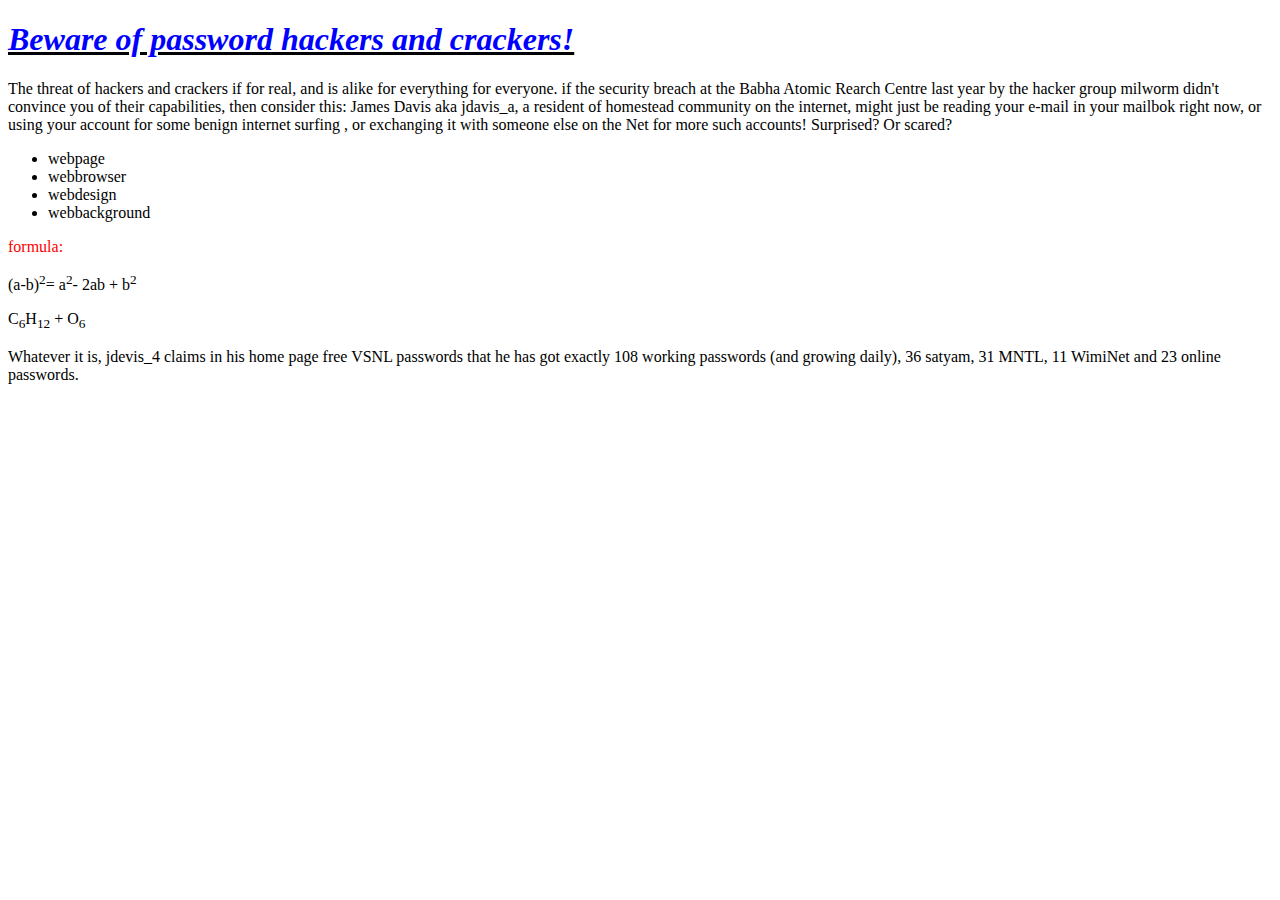
<file: it assignment/it3.html>
<!DOCTYPE html>
<html lang="en">
<head>
    <meta charset="UTF-8">
    <meta name="viewport" content="width=device-width, initial-scale=1.0">
    <title>Document</title>
    <meta charset ="utf-8">
    <meta name="viewport"content="width=device-width,initial-scale="1"> 
</head>
<h1><i><u><b><font color="blue">Beware of password hackers and crackers!</font></b></u></i></h1>

<body>
    <p>
    The threat of hackers and crackers if for real, and is alike for everything for everyone. if the security breach at the Babha Atomic
    Rearch Centre last year by the hacker group milworm didn't convince you of their capabilities, then consider this: James Davis aka 
    jdavis_a, a resident of homestead community on the internet, might just be reading your e-mail in your mailbok right now, or using your account for some benign internet surfing , or exchanging it with someone else on the Net for more such accounts!
    Surprised? Or scared? 
    <ul>
      <li>webpage</li>
      <li>webbrowser</li>
      <li>webdesign</li>
      <li>webbackground</li>
    </ul>
  </p>
   
  <p>  <font color="red">formula: </font> </p>
  <p> (a-b)<sup>2</sup>= a<sup>2</sup>- 2ab + b<sup>2</sup>    </p>
   <p>C<sub>6</sub>H<sub>12</sub> + O<sub>6</sub> </p> 

  <p>  Whatever it is, jdevis_4 claims in his home page free VSNL passwords that he has got exactly 108 working passwords (and growing daily), 36 satyam, 31 MNTL, 11 WimiNet and 23 online passwords.
</p>
    
</body>
</html>
</file>
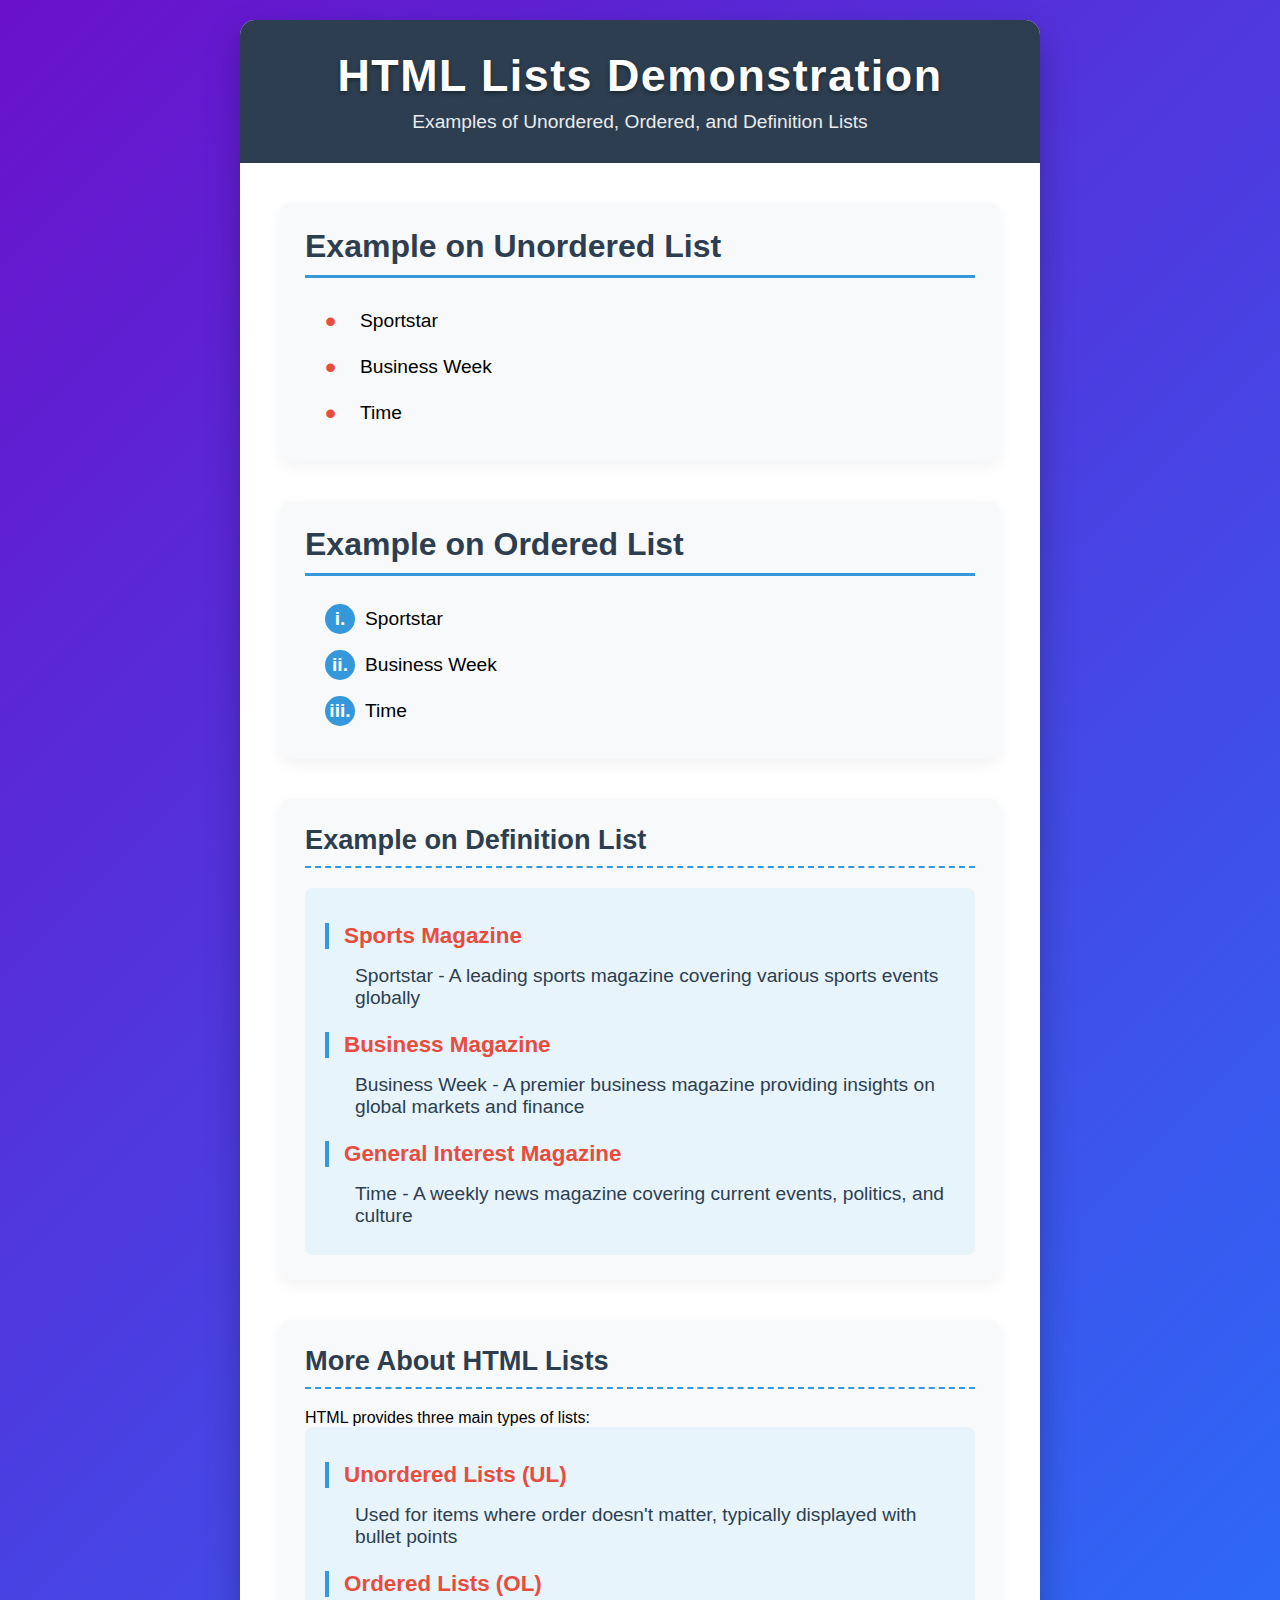
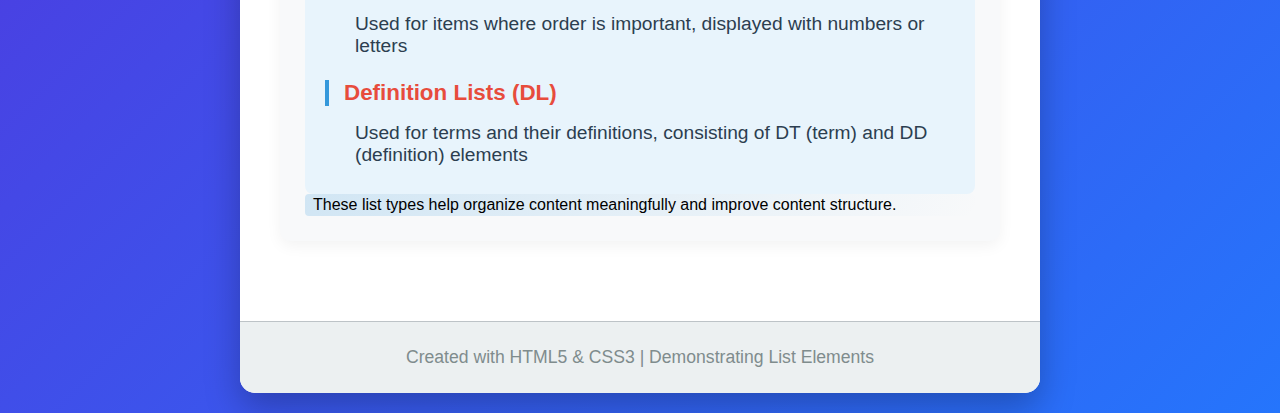
<file: it assignment/it4.html>
<!DOCTYPE html>
<html lang="en">
<head>
    <meta charset="UTF-8">
    <meta name="viewport" content="width=device-width, initial-scale=1.0">
    <title>HTML Lists Examples</title>
    <style>
        * {
            box-sizing: border-box;
            margin: 0;
            padding: 0;
            font-family: 'Segoe UI', Tahoma, Geneva, Verdana, sans-serif;
        }
        
        body {
            background: linear-gradient(135deg, #6a11cb 0%, #2575fc 100%);
            min-height: 100vh;
            display: flex;
            justify-content: center;
            align-items: center;
            padding: 20px;
        }
        
        .container {
            max-width: 800px;
            width: 100%;
            background-color: white;
            border-radius: 15px;
            box-shadow: 0 15px 35px rgba(0, 0, 0, 0.25);
            overflow: hidden;
        }
        
        header {
            background: #2c3e50;
            color: white;
            text-align: center;
            padding: 30px 20px;
        }
        
        header h1 {
            font-size: 2.8rem;
            letter-spacing: 1.5px;
            margin-bottom: 10px;
            text-shadow: 0 2px 4px rgba(0, 0, 0, 0.4);
        }
        
        header p {
            font-size: 1.2rem;
            opacity: 0.9;
        }
        
        .content {
            padding: 40px;
        }
        
        section {
            margin-bottom: 40px;
            padding: 25px;
            border-radius: 10px;
            background: #f8f9fa;
            box-shadow: 0 5px 15px rgba(0, 0, 0, 0.05);
            transition: transform 0.3s ease, box-shadow 0.3s ease;
        }
        
        section:hover {
            transform: translateY(-5px);
            box-shadow: 0 8px 25px rgba(0, 0, 0, 0.1);
        }
        
        h2 {
            font-size: 2rem;
            color: #2c3e50;
            margin-bottom: 20px;
            padding-bottom: 10px;
            border-bottom: 3px solid #3498db;
        }
        
        h3 {
            font-size: 1.7rem;
            color: #2c3e50;
            margin-bottom: 20px;
            padding-bottom: 10px;
            border-bottom: 2px dashed #3498db;
        }
        
        ul {
            list-style-type: none;
            padding-left: 20px;
        }
        
        ul li {
            padding: 12px 0;
            font-size: 1.2rem;
            position: relative;
            padding-left: 35px;
        }
        
        ul li:before {
            content: "•";
            color: #e74c3c;
            font-size: 2rem;
            position: absolute;
            left: 0;
            top: 50%;
            transform: translateY(-50%);
        }
        
        ol {
            list-style-type: none;
            counter-reset: custom-counter;
            padding-left: 20px;
        }
        
        ol li {
            counter-increment: custom-counter;
            padding: 12px 0;
            font-size: 1.2rem;
            position: relative;
            padding-left: 40px;
        }
        
        ol li:before {
            content: counter(custom-counter, lower-roman) ".";
            position: absolute;
            left: 0;
            top: 50%;
            transform: translateY(-50%);
            background: #3498db;
            color: white;
            width: 30px;
            height: 30px;
            border-radius: 50%;
            display: flex;
            align-items: center;
            justify-content: center;
            font-weight: bold;
        }
        
        dl {
            padding: 20px;
            background: #e8f4fc;
            border-radius: 8px;
        }
        
        dt {
            font-weight: bold;
            color: #e74c3c;
            font-size: 1.4rem;
            margin-top: 15px;
            margin-bottom: 8px;
            padding-left: 15px;
            border-left: 4px solid #3498db;
        }
        
        dd {
            margin-left: 30px;
            font-size: 1.2rem;
            padding: 8px 0;
            color: #2c3e50;
        }
        
        footer {
            text-align: center;
            padding: 25px;
            background: #ecf0f1;
            color: #7f8c8d;
            font-size: 1.1rem;
            border-top: 1px solid #bdc3c7;
        }
        
        .highlight {
            background: linear-gradient(120deg, rgba(52, 152, 219, 0.2), transparent);
            padding: 2px 8px;
            border-radius: 4px;
        }
    </style>
</head>
<body>
    <div class="container">
        <header>
            <h1>HTML Lists Demonstration</h1>
            <p>Examples of Unordered, Ordered, and Definition Lists</p>
        </header>
        
        <div class="content">
            <!-- Section 1: Unordered List -->
            <section>
                <h2>Example on Unordered List</h2>
                <ul>
                    <li>Sportstar</li>
                    <li>Business Week</li>
                    <li>Time</li>
                </ul>
            </section>
            
            <!-- Section 2: Ordered List -->
            <section>
                <h2>Example on Ordered List</h2>
                <ol>
                    <li>Sportstar</li>
                    <li>Business Week</li>
                    <li>Time</li>
                </ol>
            </section>
            
            <!-- Section 3: Definition List -->
            <section>
                <h3>Example on Definition List</h3>
                <dl>
                    <dt>Sports Magazine</dt>
                    <dd>Sportstar - A leading sports magazine covering various sports events globally</dd>
                    
                    <dt>Business Magazine</dt>
                    <dd>Business Week - A premier business magazine providing insights on global markets and finance</dd>
                    
                    <dt>General Interest Magazine</dt>
                    <dd>Time - A weekly news magazine covering current events, politics, and culture</dd>
                </dl>
            </section>
            
            <!-- Additional examples section -->
            <section>
                <h3>More About HTML Lists</h3>
                <p>HTML provides three main types of lists:</p>
                
                <dl>
                    <dt>Unordered Lists (UL)</dt>
                    <dd>Used for items where order doesn't matter, typically displayed with bullet points</dd>
                    
                    <dt>Ordered Lists (OL)</dt>
                    <dd>Used for items where order is important, displayed with numbers or letters</dd>
                    
                    <dt>Definition Lists (DL)</dt>
                    <dd>Used for terms and their definitions, consisting of DT (term) and DD (definition) elements</dd>
                </dl>
                
                <p class="highlight">These list types help organize content meaningfully and improve content structure.</p>
            </section>
        </div>
        
        <footer>
            <p>Created with HTML5 & CSS3 | Demonstrating List Elements</p>
        </footer>
    </div>
</body>
</html>
</file>
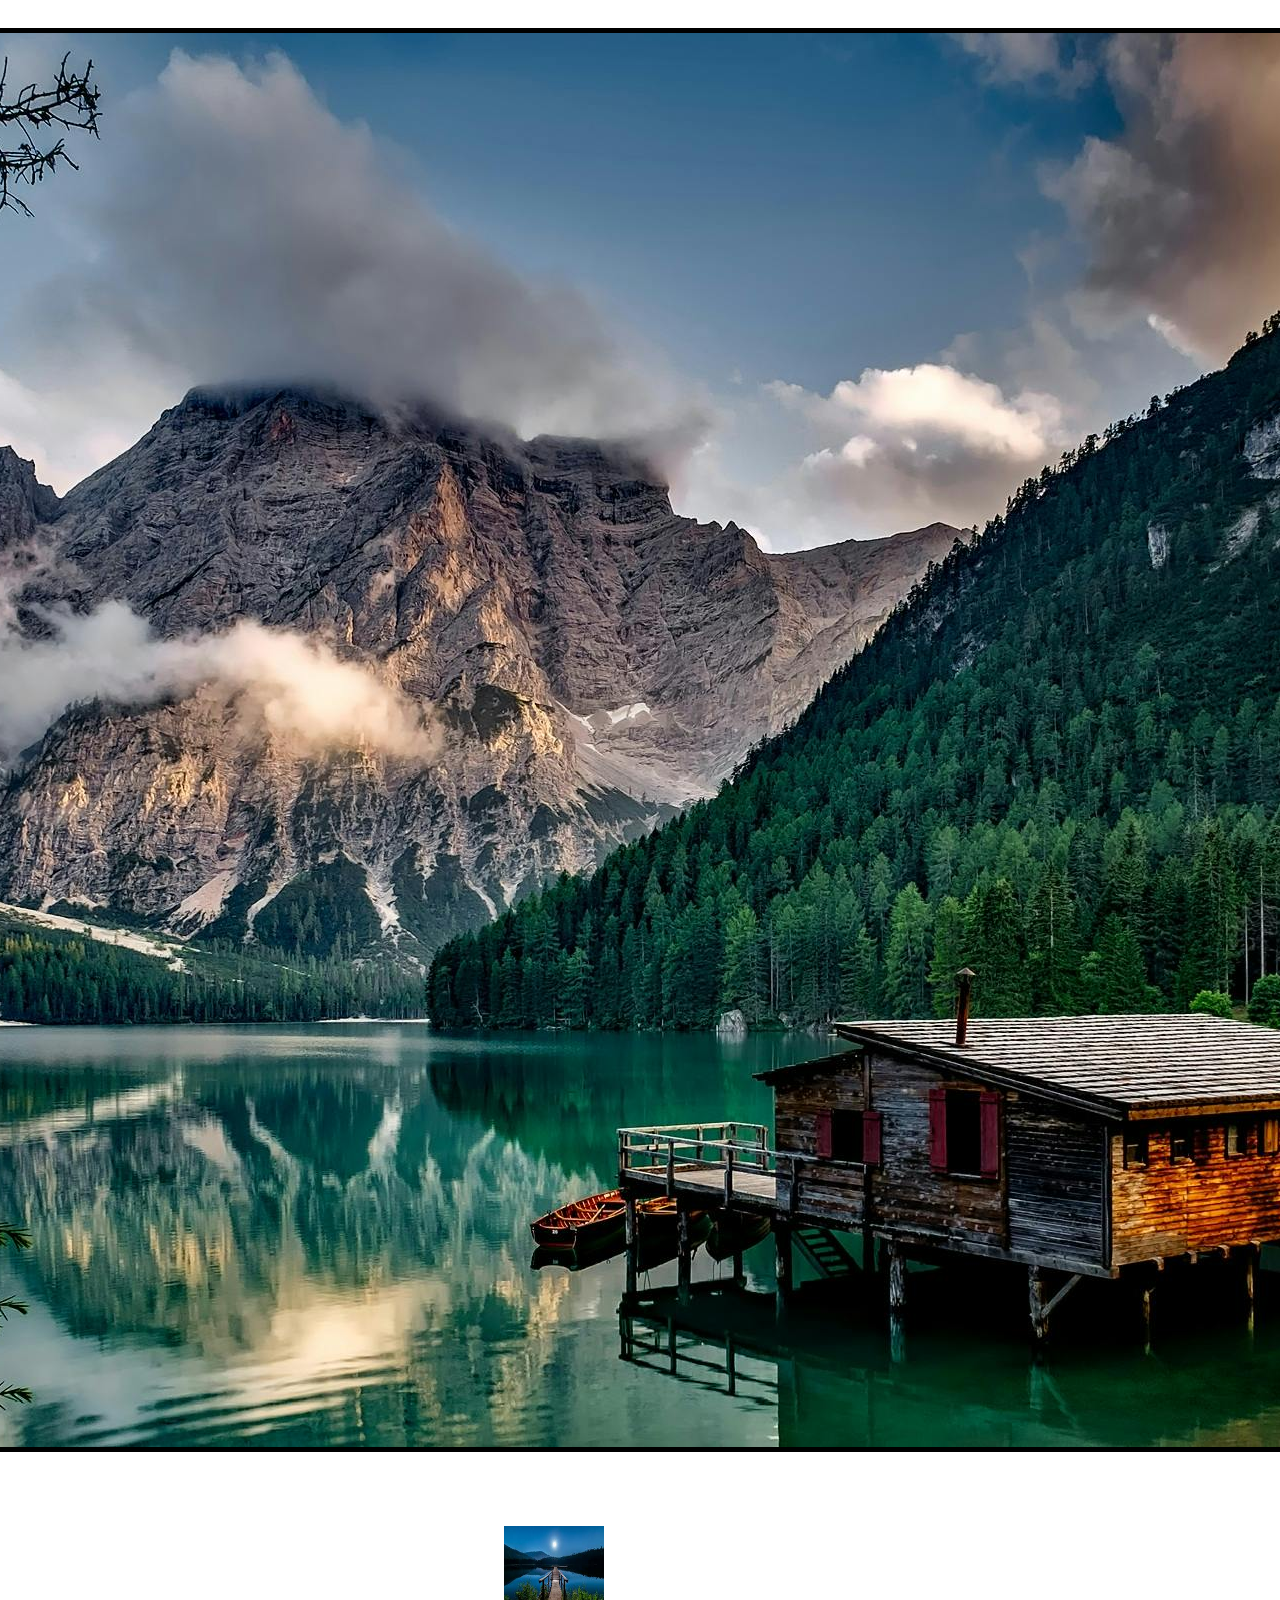
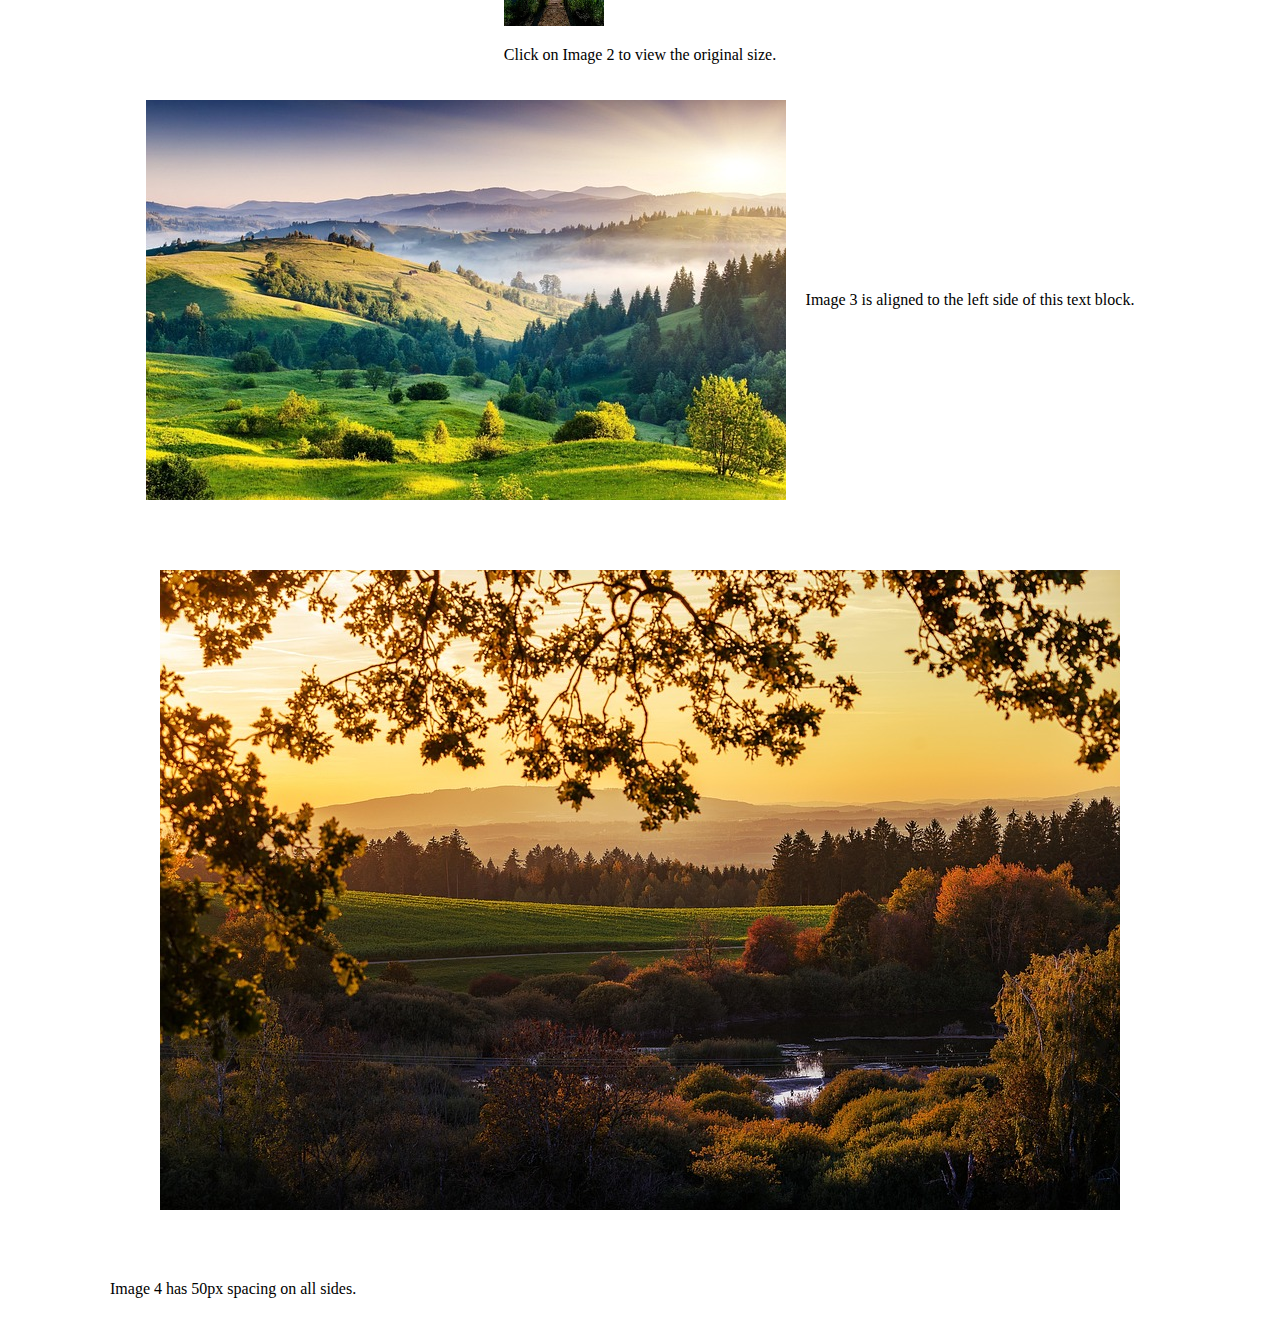
<file: it assignment/it7.html>
<!DOCTYPE html>
<html lang="en">
<head>
  <meta charset="UTF-8">
  <title>Image Layout Example</title>
  <style>
    /* Container for all images and text */
    .container {
      display: flex;
      flex-direction: column;
      align-items: center;
      gap: 20px;
      padding: 20px;
    }

    /* Image 1: 5px border */
    .image1 {
      border: 5px solid black;
    }

    /* Image 2: 100x100 pixels with link to original image */
    .image2 {
      width: 100px;
      height: 100px;
    }

    /* Image 3: Aligned to the left */
    .image3-container {
      display: flex;
      align-items: center;
      gap: 10px;
    }

    .image3 {
      float: left;
      margin-right: 10px;
    }

    /* Image 4: 50px horizontal and vertical spacing */
    .image4 {
      margin: 50px;
    }

    /* Optional: Style for text alignment */
    .text {
      max-width: 600px;
      text-align: justify;
    }
  </style>
</head>
<body>
  <div class="container">
    <!-- Image 1 -->
    <div>
      <img src="image1.jpg" alt="Image 1" class="image1">
      <p class="text">This is Image 1 with a 5px solid black border.</p>
    </div>

    <!-- Image 2 -->
    <div>
      <a href="image2.jpeg" target="_blank">
        <img src="image2.jpeg" alt="Image 2" class="image2">
      </a>
      <p class="text">Click on Image 2 to view the original size.</p>
    </div>

    <!-- Image 3 -->
    <div class="image3-container">
      <img src="image3.jpg" alt="Image 3" class="image3">
      <p class="text">Image 3 is aligned to the left side of this text block.</p>
    </div>

    <!-- Image 4 -->
    <div>
      <img src="image4.jpg" alt="Image 4" class="image4">
      <p class="text">Image 4 has 50px spacing on all sides.</p>
    </div>
  </div>
</body>
</html>
</file>
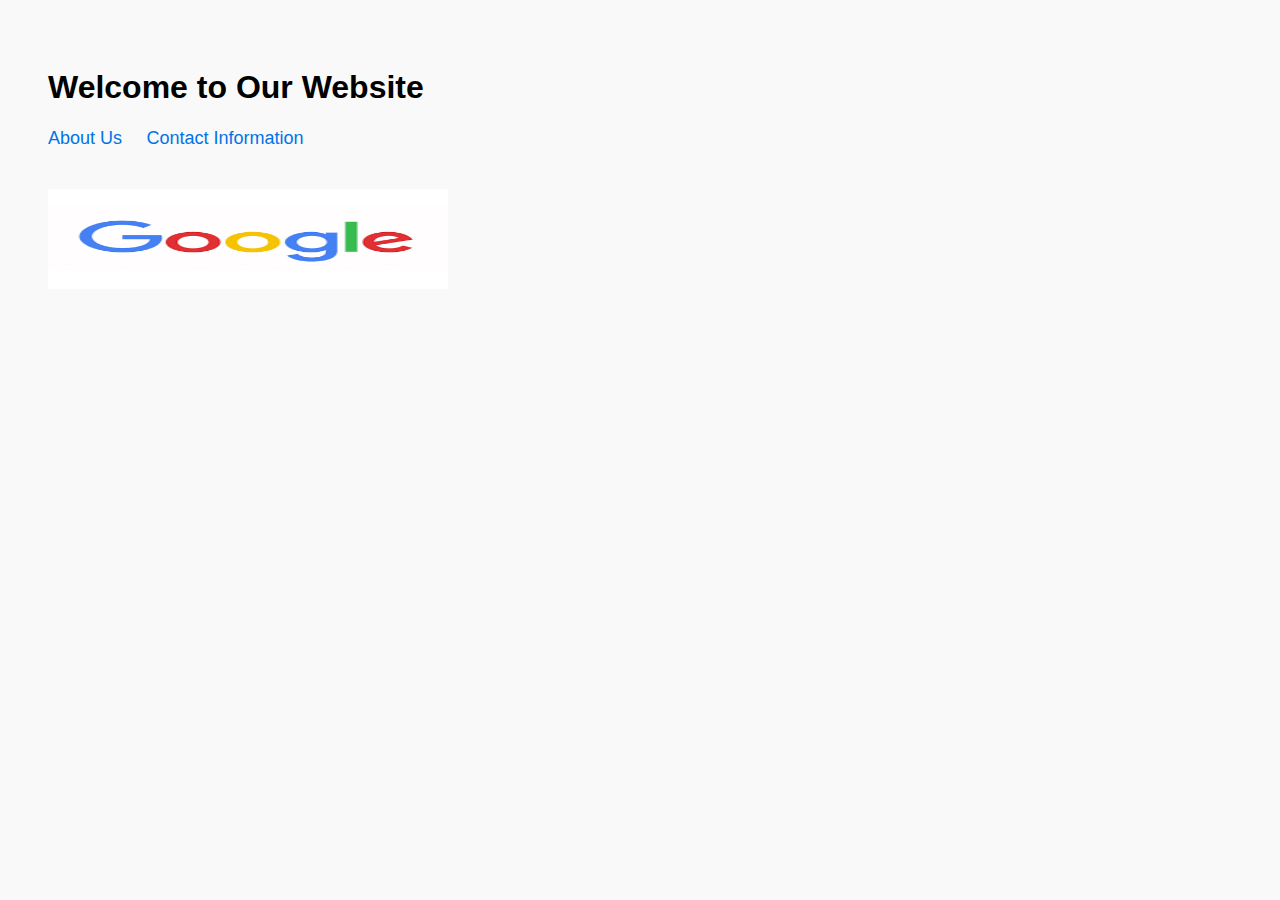
<file: it assignment/it8.html>
<!DOCTYPE html>
<html lang="en">
<head>
  <meta charset="UTF-8" />
  <title>Home Page</title>
  <style>
    body {
      font-family: Arial, sans-serif;
      padding: 40px;
      background-color: #f9f9f9;
    }
    .nav-links {
      margin-bottom: 30px;
    }
    .nav-links a {
      display: inline-block;
      margin-right: 20px;
      font-size: 18px;
      color: #0073e6;
      text-decoration: none;
    }
    .nav-links a:hover {
      text-decoration: underline;
    }
    .logo {
      margin-top: 40px;
    }
  </style>
</head>
<body>
  <h1>Welcome to Our Website</h1>
  <div class="nav-links">
    <a href="about.html">About Us</a>
    <a href="about.html#contact-info">Contact Information</a>
  </div>
  <div class="logo">
    <a href="https://www.google.com" target="_blank">
      <img src="google logo.png" alt="Google Logo" width="400" height="100" />
    </a>
  </div>
</body>
</html>
</file>
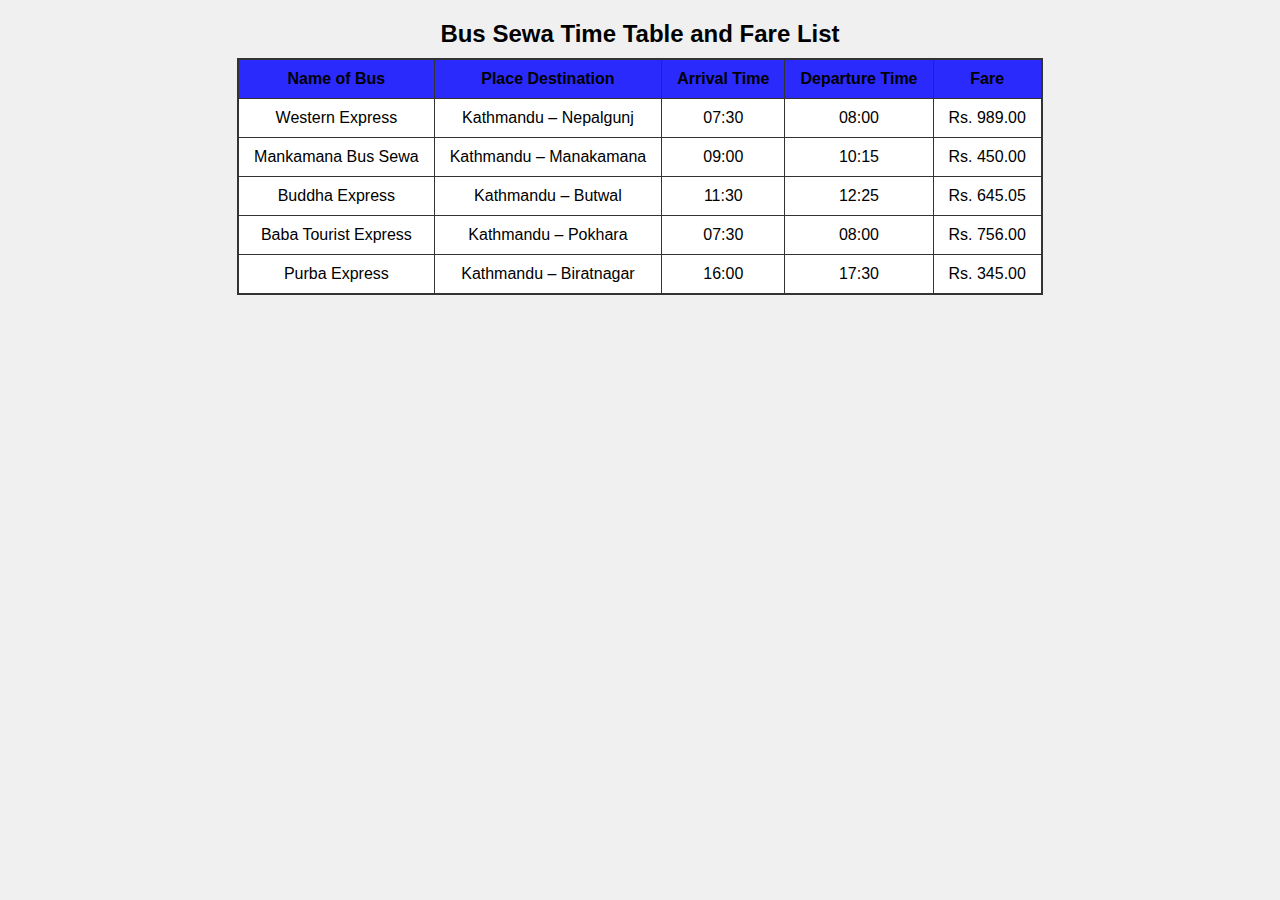
<file: it assignment/it9.html>
<!DOCTYPE html>
<html lang="en">
<head>
  <meta charset="UTF-8" />
  <title>Bus Sewa Time Table and Fare List</title>
  <style>
    body {
      font-family: Arial, sans-serif;
      background-color: #f0f0f0;
      margin: 0;
      padding: 20px;
    }
    table {
      border: 2px solid #333;
      border-collapse: collapse;
      margin: 0 auto;
      background-color: #fff;
    }
    caption {
      font-size: 1.5em;
      margin-bottom: 10px;
      font-weight: bold;
    }
    th, td {
      border: 1px solid  #333;
      padding: 10px 15px;
      text-align: center;
    }
    th {
      background-color: rgb(42, 42, 253);
    }
  </style>
</head>
<body>
  <table>
    <caption>Bus Sewa Time Table and Fare List</caption>
    <thead>
      <tr>
        <th>Name of Bus</th>
        <th>Place Destination</th>
        <th>Arrival Time</th>
        <th>Departure Time</th>
        <th>Fare</th>
      </tr>
    </thead>
    <tbody>
      <tr>
        <td>Western Express</td>
        <td>Kathmandu – Nepalgunj</td>
        <td>07:30</td>
        <td>08:00</td>
        <td>Rs. 989.00</td>
      </tr>
      <tr>
        <td>Mankamana Bus Sewa</td>
        <td>Kathmandu – Manakamana</td>
        <td>09:00</td>
        <td>10:15</td>
        <td>Rs. 450.00</td>
      </tr>
      <tr>
        <td>Buddha Express</td>
        <td>Kathmandu – Butwal</td>
        <td>11:30</td>
        <td>12:25</td>
        <td>Rs. 645.05</td>
      </tr>
      <tr>
        <td>Baba Tourist Express</td>
        <td>Kathmandu – Pokhara</td>
        <td>07:30</td>
        <td>08:00</td>
        <td>Rs. 756.00</td>
      </tr>
      <tr>
        <td>Purba Express</td>
        <td>Kathmandu – Biratnagar</td>
        <td>16:00</td>
        <td>17:30</td>
        <td>Rs. 345.00</td>
      </tr>
    </tbody>
  </table>
</body>
</html>
</file>
<file: style.css>
:root {
            --primary: #e91e63;
            --primary-dark: #c2185b;
            --secondary: #4caf50;
            --dark: #2d3436;
            --light: #ffffff;
            --gray: #636e72;
            --light-bg: #f9f9f9;
            --card-shadow: 0 5px 15px rgba(0, 0, 0, 0.08);
        }
        
        * {
            margin: 0;
            padding: 0;
            box-sizing: border-box;
            font-family: 'Segoe UI', Tahoma, Geneva, Verdana, sans-serif;
        } 

       .recipe-card img {
  width: 400px;
  height: 400px; /* or any fixed height you like */
  object-fit: cover; /* ensures the image fills the box nicely */
  display: block;
  border-top-left-radius: 15px;
  border-top-right-radius: 15px;
}

 
        
        body {
            line-height: 1.6;
            color: var(--dark);
            background-color: var(--light);
            overflow-x: hidden;
        }
        
        a {
            text-decoration: none;
            color: inherit;
        }
        
        .container {
            width: 100%;
            max-width: 1200px;
            margin: 0 auto;
            padding: 0 20px;
        }
        
       .btn {
            display: inline-block;
            padding: 12px 28px;
            background-color: var(--primary);
            color: white;
            border-radius: 30px;
            font-weight: 600;
            transition: all 0.3s ease;
            border: none;
            cursor: pointer;
            font-size: 16px;
            box-shadow: 0 4px 8px rgba(233, 30, 99, 0.3) ;
        }
       
        /* Button Hover Effects */
        .btn:hover {
            background-color: var(--primary-dark);
            transform: translateY(-3px);
            box-shadow: 0 6px 12px rgba(233, 30, 99, 0.4);
        }
        
        .btn-secondary {
            background-color: var(--secondary);
            box-shadow: 0 4px 8px rgba(76, 175, 80, 0.3);
        }
        
        .btn-secondary:hover {
            background-color: #43a047;
            box-shadow: 0 6px 12px rgba(76, 175, 80, 0.4);
        }
        
        section {
            padding: 80px 0;
        }
        
        .text-center {
            text-align: center;
        }
        
        /* Header Styles */ 
        header {
            background-color: var(--light);
            box-shadow: 0 2px 15px rgba(0, 0, 0, 0.1);
            position: sticky;
            top: 0;
            z-index: 1000;
        }
             
        nav {
            display: flex;   
            justify-content: space-between;
            align-items: center;
            padding: 18px 0;
        }
        
           .logo {
            display: flex;       
            align-items: center;
            font-size: 28px;
            font-weight: 800;
            color: var(--primary); 
        }
        
       .logo img {
            height: 40px;
            margin-right: 10px;
        }
       
        .logo span {
            color: var(--secondary);
             }
        
        .nav-links {
            display: flex;
            list-style: none;
        }
        
        .nav-links li {
            margin-left: 25px;
            position: relative;
        }
        
        .nav-links a {
            font-weight: 600;
            transition: color 0.3s ease;
            font-size: 16px;
        }
        
        .nav-links a:hover {
            color: var(--primary);
        }
        
        .nav-links a::after {
            content: '';
            position: absolute;
            bottom: -5px;
            left: 0;
            width: 0;
            height: 3px;
            background-color: var(--primary);
            transition: width 0.3s ease;
        }
        
        .nav-links a:hover::after {
            width: 100%;
        }
        
        .mobile-menu-btn {
            display: none;
            font-size: 24px;
            cursor: pointer;
        }
        
        /* Hero Section */
        .hero {
            background: linear-gradient(135deg, #ff9a9e 0%, #fad0c4 100%);
            padding: 120px 0;
            color: var(--light);
            position: relative;
            overflow: hidden;
        }
        
        .hero::before {
            content: '';
            position: absolute;
            top: -50px;
            right: -50px;
            width: 300px;
            height: 300px;
            border-radius: 50%;
            background: rgba(255, 255, 255, 0.1);
        }
        
        .hero::after {
            content: '';
            position: absolute;
            bottom: -80px;
            left: -80px;
            width: 400px;
            height: 400px;
            border-radius: 50%;
            background: rgba(255, 255, 255, 0.1);
        }
        
        .hero-content {
            position: relative;
            z-index: 2;
            max-width: 650px;
        }
        
        .hero h1 {
            font-size: 3.5rem;
            margin-bottom: 20px;
            line-height: 1.2;
            text-shadow: 0 2px 4px rgba(0, 0, 0, 0.2);
        }
        
        .hero p {
            font-size: 1.4rem;
            margin-bottom: 30px;
            text-shadow: 0 1px 3px rgba(0, 0, 0, 0.2);
        }
        
        .hero-btns {
            display: flex;
            gap: 20px;
        }
        
        .hero .btn {
            box-shadow: 0 4px 15px rgba(0, 0, 0, 0.2);
        }
        
        /* Features Section */
        .features {
            background-color: var(--light-bg);
        }
        
        .section-title {
            text-align: center;
            margin-bottom: 60px;
        }
        
        .section-title h2 {
            font-size: 2.5rem;
            color: var(--dark);
            margin-bottom: 15px;
            position: relative;
            display: inline-block;
        }
        
        .section-title h2::after {
            content: '';
            position: absolute;
            bottom: -10px;
            left: 50%;
            transform: translateX(-50%);
            width: 80px;
            height: 4px;
            background: var(--primary);
            border-radius: 2px;
        }
        
        .section-title p {
            font-size: 1.2rem;
            color: var(--gray);
            max-width: 700px;
            margin: 20px auto 0;
        }
        
        .features-grid {
            display: grid;
            grid-template-columns: repeat(auto-fit, minmax(300px, 1fr));
            gap: 30px;
        }
        
        .feature-card {
            background-color: var(--light);
            border-radius: 15px;
            padding: 40px 30px;
            box-shadow: var(--card-shadow);
            text-align: center;
            transition: transform 0.3s ease, box-shadow 0.3s ease;
            position: relative;
            overflow: hidden;
        }
        
        .feature-card:hover {
            transform: translateY(-10px);
            box-shadow: 0 15px 30px rgba(0, 0, 0, 0.1);
        }
        
        .feature-icon {
            font-size: 50px;
            color: var(--primary);
            margin-bottom: 20px;
        }
        
        .feature-card h3 {
            font-size: 1.5rem;
            margin-bottom: 15px;
            color: var(--dark);
        }
        
        .feature-card p {
            color: var(--gray);
            margin-bottom: 20px;
        }
        
        /* Careers Section */
        .careers {
            background: linear-gradient(135deg, #4facfe 0%, #00f2fe 100%);
            color: white;
            text-align: center;
        }
        
        .careers h2 {
            font-size: 2.5rem;
            margin-bottom: 20px;
            text-shadow: 0 2px 4px rgba(0, 0, 0, 0.2);
        }
        
        .careers p {
            font-size: 1.2rem;
            margin-bottom: 30px;
            max-width: 800px;
            margin-left: auto;
            margin-right: auto;
            text-shadow: 0 1px 3px rgba(0, 0, 0, 0.2);
        }
        
         Newsroom Section 
        .newsroom .section-title h2::after {
            background: var(--secondary);
        }
        
        .news-grid {
            display: grid;
            grid-template-columns: repeat(auto-fit, minmax(350px, 1fr));
            gap: 30px;
        }
        
        .news-card {
            background-color: var(--light);
            border-radius: 15px;
            overflow: hidden;
            box-shadow: var(--card-shadow);
            transition: transform 0.3s ease;
        }
        
        .news-card:hover {
            transform: translateY(-10px);
        }
        
        .news-img {
            height: 200px;
            background: linear-gradient(45deg, #ff9a9e, #fad0c4);
            display: flex;
            align-items: center;
            justify-content: center;
            color: white;
            font-size: 1.5rem;
            font-weight: bold;
        }
        
        .news-content {
            padding: 25px;
        }
        
        .news-date {
            color: var(--primary);
            font-size: 0.9rem;
            margin-bottom: 10px;
            display: block;
            font-weight: 600;
        }
        
        .news-category {
            display: inline-block;
            background-color: var(--secondary);
            color: white;
            padding: 5px 12px;
            border-radius: 20px;
            font-size: 0.8rem;
            margin-bottom: 15px;
        }
        
        .news-title {
            font-size: 1.4rem;
            margin-bottom: 15px;
            color: var(--dark);
        }
        
        /* Corporate Section */
        .corporate {
            background: linear-gradient(135deg, #a1c4fd 0%, #c2e9fb 100%);
            text-align: center;
            color: var(--dark);
        }
        
        .corporate .section-title h2 {
            color: var(--dark);
        }
        
        .corporate-content {
            max-width: 800px;
            margin: 0 auto;
        }
        
        .corporate-content p {
            font-size: 1.2rem;
            margin-bottom: 30px;
            color: var(--dark);
        }
        
        /* Footer */
        footer {
            background-color: var(--dark);
            color: white;
            padding-top: 80px;
        }
        
        .footer-content {
            display: grid;
            grid-template-columns: repeat(auto-fit, minmax(250px, 1fr));
            gap: 40px;
            margin-bottom: 40px;
        }
        
        .footer-column h3 {
            font-size: 1.3rem;
            margin-bottom: 25px;
            color: var(--primary);
            position: relative;
            padding-bottom: 10px;
        }
        
        .footer-column h3::after {
            content: '';
            position: absolute;
            bottom: 0;
            left: 0;
            width: 50px;
            height: 3px;
            background: var(--primary);
            border-radius: 2px;
        }
        
        .footer-links {
            list-style: none;
        }
        
        .footer-links li {
            margin-bottom: 12px;
        }
        
        .footer-links a {
            transition: all 0.3s ease;
            display: block;
            padding: 5px 0;
            position: relative;
            padding-left: 25px;
        }
        
        .footer-links a::before {
            content: "→";
            position: absolute;
            left: 0;
            transition: transform 0.2s ease;
        }
        
        .footer-links a:hover {
            color: var(--primary);
        }
        
        .footer-links a:hover::before {
            transform: translateX(5px);
        }
        
        .social-links {
            display: flex;
            gap: 15px;
            margin-top: 20px;
        }
        
        .social-links a {
            display: flex;
            align-items: center;
            justify-content: center;
            width: 45px;
            height: 45px;
            background-color: rgba(255, 255, 255, 0.1);
            border-radius: 50%;
            transition: all 0.3s ease;
            font-size: 1.2rem;
        }
        
        .social-links a:hover {
            background-color: var(--primary);
            transform: translateY(-5px);
        }
        
        .copyright {
            text-align: center;
            padding: 25px 0;
            border-top: 1px solid rgba(255, 255, 255, 0.1);
            font-size: 0.9rem;
            color: #b2bec3;
        }
        
        .app-badges {
            display: flex;
            gap: 15px;
            margin-top: 20px;
        }
        
        .app-badge {
            display: block;
            width: 150px;
            height: 45px;
            background: white;
            border-radius: 8px;
            display: flex;
            align-items: center;
            justify-content: center;
            color: var(--dark);
            font-weight: 600;
            font-size: 0.9rem;
            transition: all 0.3s ease;
        }
        
        .app-badge:hover {
            transform: translateY(-3px);
            box-shadow: 0 5px 15px rgba(0, 0, 0, 0.1);
        }
        
        .app-badge i {
            margin-right: 8px;
            font-size: 1.2rem;
            color: var(--primary);
        }
        
        /* Responsive Styles */
        @media (max-width: 992px) {
            .hero h1 {
                font-size: 2.8rem;
            }
            
            .section-title h2 {
                font-size: 2.2rem;
            }
        }
        
        @media (max-width: 768px) {
            .nav-links {
                display: none;
            }
            
            .mobile-menu-btn {
                display: block;
            }
            
            .hero {
                padding: 90px 0;
            }
            
            .hero h1 {
                font-size: 2.3rem;
            }
            
            .hero p {
                font-size: 1.2rem;
            }
            
            .hero-btns {
                flex-direction: column;
                gap: 15px;
            }
            
            .section-title h2 {
                font-size: 2rem;
            }
            
            .footer-content {
                grid-template-columns: 1fr;
                gap: 30px;
            }
        }
        
        @media (max-width: 576px) {
            .hero h1 {
                font-size: 2rem;
            }
            
            section {
                padding: 60px 0;
            }
            
            .feature-card {
                padding: 30px 20px;
            }
        }
</file>
<file: Blog.css>
/* Ensure container for layout */
.container {
  max-width: 1200px;
  margin: 0 auto;
  padding: 0 20px;
}

/* Header and nav layout */
.header-flex {
  display: flex;
  justify-content: space-between;
  align-items: center;
  padding: 20px 0;
}


nav {
            display: flex;
            justify-content: space-between;
            align-items: center;
            padding: 18px 0;
        }
        .logo {
            font-size: 28px;
            font-weight: 800;
            color: var(--primary);
            display: flex;
            align-items: center;
            text-decoration: none;
        }

        .logo i {
            margin-right: 10px;
            color: var(--accent);
        }
               .logo span {
            color: var(--secondary);
        }

        .nav-links {
            display: flex;
            gap: 30px;
        }

        .nav-links a {
            text-decoration: none;
            color: var(--dark);
            font-weight: 600;
            font-size: 16px;
            transition: all 0.3s ease;
            position: relative;
            padding: 5px 0;
        }

        .nav-links a:hover {
            color: var(--primary);
        }

        .nav-links a::after {
            content: '';
            position: absolute;
            bottom: 0;
            left: 0;
            width: 0;
            height: 2px;
            background-color: var(--primary);
            transition: width 0.3s ease;
        }

        .nav-links a:hover::after {
            width: 100%;
        }

        .nav-links a.active {
            color: var(--primary);
        }

        .nav-links a.active::after {
            width: 100%;
        }

        
        
        

        .mobile-menu-btn {
            display: none;
            background: none;
            border: none;
            font-size: 24px;
            color: var(--dark);
            cursor: pointer;
        }

/* Removed hero image section, replaced with plain title */
.blog-title {
  text-align: center;
  padding: 40px 20px 20px;
  background-color: #f8f8f8;
}

.blog-title h1 {
  font-size: 32px;
  color: #d6004f;
  margin-bottom: 10px;
}

.blog-title p {
  color: #555;
  font-size: 16px;
}

/* Blog posts layout */
.blog-posts {
  padding: 40px 20px;
  display: flex;
  gap: 20px;
  justify-content: center;
  flex-wrap: wrap;
  background-color: #fff;
}

.post {
  background-color: white;
  width: 300px;
  border-radius: 10px;
  overflow: hidden;
  box-shadow: 0 2px 5px rgba(0,0,0,0.1);
  transition: transform 0.2s ease;
}

.post:hover {
  transform: translateY(-5px);
}

.post img {
  width: 100%;
  height: 180px;
  object-fit: cover;
}

.post h3 {
  padding: 15px 15px 5px;
  color: #d6004f;
}

.post p {
  padding: 0 15px 10px;
  font-size: 14px;
  color: #555;
}

.post a {
  display: block;
  padding: 10px 15px 20px;
  color: #3cc174;
  text-decoration: none;
  font-weight: bold;
}
/* footer {
      background-color: #232c2d;
      color: #ddd;
      padding: 50px 20px 20px;
    }

    .footer-columns {
      display: flex;
      justify-content: space-between;
      flex-wrap: wrap;
      max-width: 1200px;
      margin: 0 auto 30px;
      gap: 20px;
    }

    .footer-columns div {
      flex: 1;
      min-width: 200px;
    }

    .footer-columns h4 {
      color: #f92672;
      font-weight: bold;
      margin-bottom: 10px;
      position: relative;
    }

    .footer-columns h4::after {
      content: '';
      display: block;
      width: 30px;
      height: 2px;
      background-color: #f92672;
      margin-top: 6px;
    }

    .footer-columns p {
      margin: 8px 0;
      cursor: pointer;
    }

    .footer-columns p:hover {
      color: #fff;
    }

    .social i {
      background-color: #3a3f40;
      color: #fff;
      padding: 10px;
      border-radius: 50%;
      margin-right: 10px;
      transition: background 0.3s;
    }

    .social i:hover {
      background-color: #f92672;
    }

    .footer-bottom {
      text-align: center;
      border-top: 1px solid #333;
      padding-top: 15px;
      font-size: 13px;
    }

    .footer-bottom a {
      color: #f92672;
      text-decoration: none;
      margin: 0 5px;
    }

    .footer-bottom a:hover {
      text-decoration: underline;
    }*/
            /* Footer */
        footer {
            background-color: var(--dark);
            color: white;
            padding-top: 80px;
        }
        
        .footer-content {
            display: grid;
            grid-template-columns: repeat(auto-fit, minmax(250px, 1fr));
            gap: 40px;
            margin-bottom: 40px;
        }
        
        .footer-column h3 {
            font-size: 1.3rem;
            margin-bottom: 25px;
            color: var(--primary);
            position: relative;
            padding-bottom: 10px;
        }
        
        .footer-column h3::after {
            content: '';
            position: absolute;
            bottom: 0;
            left: 0;
            width: 50px;
            height: 3px;
            background: var(--primary);
            border-radius: 2px;
        }
        
        .footer-links {
            list-style: none;
        }
        
        .footer-links li {
            margin-bottom: 12px;
        }
        
        .footer-links a {
            transition: all 0.3s ease;
            display: block;
            padding: 5px 0;
            position: relative;
            padding-left: 25px;
        }
        
        .footer-links a::before {
            content: "→";
            position: absolute;
            left: 0;
            transition: transform 0.2s ease;
        }
        
        .footer-links a:hover {
            color: var(--primary);
        }
        
        .footer-links a:hover::before {
            transform: translateX(5px);
        }
        
        .social-links {
            display: flex;
            gap: 15px;
            margin-top: 20px;
        }
        
        .social-links a {
            display: flex;
            align-items: center;
            justify-content: center;
            width: 45px;
            height: 45px;
            background-color: rgba(255, 255, 255, 0.1);
            border-radius: 50%;
            transition: all 0.3s ease;
            font-size: 1.2rem;
        }
        
        .social-links a:hover {
            background-color: var(--primary);
            transform: translateY(-5px);
        }
        
        .copyright {
            text-align: center;
            padding: 25px 0;
            border-top: 1px solid rgba(255, 255, 255, 0.1);
            font-size: 0.9rem;
            color: #b2bec3;
        }
        
        .app-badges {
            display: flex;
            gap: 15px;
            margin-top: 20px;
        }
        
        .app-badge {
            display: block;
            width: 150px;
            height: 45px;
            background: white;
            border-radius: 8px;
            display: flex;
            align-items: center;
            justify-content: center;
            color: var(--dark);
            font-weight: 600;
            font-size: 0.9rem;
            transition: all 0.3s ease;
        }
        
        .app-badge:hover {
            transform: translateY(-3px);
            box-shadow: 0 5px 15px rgba(0, 0, 0, 0.1);
        }
        
        .app-badge i {
            margin-right: 8px;
            font-size: 1.2rem;
            color: var(--primary);
        }
</file>
<file: contact.css>
* {
            margin: 0;
            padding: 0;
            box-sizing: border-box;
            font-family: 'Segoe UI', Tahoma, Geneva, Verdana, sans-serif;
        }
         :root {
            --primary: #e91e63;
            --primary-dark: #c2185b;
            --secondary: #4caf50;
            --dark: #2d3436;
            --light: #ffffff;
            --gray: #636e72;
            --light-bg: #f9f9f9;
            --card-shadow: 0 5px 15px rgba(0, 0, 0, 0.08);
        }
        

        body {
            background: linear-gradient(135deg, #f9f7fe 0%, #eef4ff 100%);
            color: var(--text);
            line-height: 1.6;
            overflow-x: hidden;
        }

        .container {
            max-width: 1200px;
            margin: 0 auto;
            padding: 0 20px;
        }

        /* Header Styles - Matching Home Page */
        header {
            background-color: rgba(255, 255, 255, 0.95);
            box-shadow: 0 2px 15px rgba(0, 0, 0, 0.1);
            position: sticky;
            top: 0;
            left: 0;
            right: 0;
            z-index: 1000;
            padding: 15px 0;
        }


 nav {
            display: flex;
            justify-content: space-between;
            align-items: center;
            padding: 18px 0;
        }
        .logo {
            font-size: 28px;
            font-weight: 800;
            color: var(--primary);
            display: flex;
            align-items: center;
            text-decoration: none;
        }

        .logo i {
            margin-right: 10px;
            color: var(--accent);
        }
               .logo span {
            color: var(--secondary);
        }

        .nav-links {
            display: flex;
            gap: 30px;
        }

        .nav-links a {
            text-decoration: none;
            color: var(--dark);
            font-weight: 600;
            font-size: 16px;
            transition: all 0.3s ease;
            position: relative;
            padding: 5px 0;
        }

        .nav-links a:hover {
            color: var(--primary);
        }

        .nav-links a::after {
            content: '';
            position: absolute;
            bottom: 0;
            left: 0;
            width: 0;
            height: 2px;
            background-color: var(--primary);
            transition: width 0.3s ease;
        }

        .nav-links a:hover::after {
            width: 100%;
        }

        .nav-links a.active {
            color: var(--primary);
        }

        .nav-links a.active::after {
            width: 100%;
        }

        
        
        

        .mobile-menu-btn {
            display: none;
            background: none;
            border: none;
            font-size: 24px;
            color: var(--dark);
            cursor: pointer;
        }

        /* Hero Section */
        .contact-hero {
            padding: 140px 0 80px;
            position: relative;
            overflow: hidden;
            text-align: center;
            background: linear-gradient(rgba(0, 0, 0, 0.7), rgba(0, 0, 0, 0.7)), url('https://images.unsplash.com/photo-1504674900247-0877df9cc836?ixlib=rb-4.0.3&auto=format&fit=crop&w=1950&q=80');
            background-size: cover;
            background-position: center;
            color: white;
        }

        .contact-hero h1 {
            font-size: 4rem;
            font-weight: 800;
            line-height: 1.1;
            margin-bottom: 20px;
            text-shadow: 1px 1px 3px rgba(0,0,0,0.3);
        }

        .contact-hero p {
            font-size: 1.4rem;
            margin-bottom: 40px;
            max-width: 700px;
            margin-left: auto;
            margin-right: auto;
        }

        .breadcrumb {
            display: flex;
            justify-content: center;
            list-style: none;
            margin-top: 20px;
        }

        .breadcrumb li {
            margin: 0 10px;
            font-size: 18px;
        }

        .breadcrumb li a {
            color: var(--primary);
            text-decoration: none;
            font-weight: 600;
        }

        .breadcrumb li:not(:last-child)::after {
            content: ">";
            margin-left: 20px;
            color: #ccc;
        }

        /* Contact Content */
        .contact-content {
            padding: 100px 0;
            position: relative;
        }

        .contact-container {
            display: flex;
            gap: 50px;
            max-width: 1200px;
            margin: 0 auto;
        }

        .contact-info {
            flex: 1;
            background: white;
            padding: 40px;
            border-radius: 15px;
            box-shadow: 0 10px 30px rgba(0, 0, 0, 0.08);
        }

        .contact-form {
            flex: 1;
            background: white;
            padding: 40px;
            border-radius: 15px;
            box-shadow: 0 10px 30px rgba(0, 0, 0, 0.08);
        }

        .section-title {
            font-size: 2.2rem;
            margin-bottom: 30px;
            color: var(--dark);
            position: relative;
            padding-bottom: 15px;
        }

        .section-title::after {
            content: '';
            position: absolute;
            bottom: 0;
            left: 0;
            width: 60px;
            height: 4px;
            background: var(--primary);
            border-radius: 2px;
        }

        .contact-details {
            margin-bottom: 30px;
        }

        .contact-item {
            display: flex;
            align-items: flex-start;
            margin-bottom: 25px;
        }

        .contact-icon {
            width: 50px;
            height: 50px;
            background: linear-gradient(135deg, var(--primary) 0%, var(--accent) 100%);
            border-radius: 50%;
            display: flex;
            align-items: center;
            justify-content: center;
            color: white;
            font-size: 20px;
            margin-right: 20px;
            flex-shrink: 0;
        }

        .contact-text h3 {
            font-size: 1.4rem;
            margin-bottom: 5px;
            color: var(--dark);
        }

        .contact-text p {
            color: #666;
            line-height: 1.7;
        }

        .social-contact {
            display: flex;
            gap: 15px;
            margin-top: 20px;
        }

        .social-contact a {
            display: flex;
            align-items: center;
            justify-content: center;
            width: 45px;
            height: 45px;
            background: #f5f5f5;
            border-radius: 50%;
            color: var(--primary);
            text-decoration: none;
            font-size: 18px;
            transition: all 0.3s;
        }

        .social-contact a:hover {
            background: var(--primary);
            color: white;
            transform: translateY(-5px);
        }

        .form-group {
            margin-bottom: 25px;
        }

        .form-group label {
            display: block;
            margin-bottom: 8px;
            font-weight: 600;
            color: var(--dark);
        }

        .form-group input,
        .form-group textarea,
        .form-group select {
            width: 100%;
            padding: 15px;
            border: 1px solid #ddd;
            border-radius: 8px;
            font-size: 16px;
            transition: all 0.3s;
        }

        .form-group input:focus,
        .form-group textarea:focus,
        .form-group select:focus {
            outline: none;
            border-color: var(--primary);
            box-shadow: 0 0 0 3px rgba(255, 107, 53, 0.2);
        }

        .form-group textarea {
            min-height: 150px;
            resize: vertical;
        }

        .submit-btn {
            background: linear-gradient(135deg, var(--primary) 0%, var(--accent) 100%);
            color: rgb(231, 53, 124);
            border: none;
            padding: 16px 40px;
            font-size: 18px;
            font-weight: 600;
            border-radius: 8px;
            cursor: pointer;
            transition: all 0.3s;
            display: inline-block;
            text-decoration: none;
            text-align: center;
            box-shadow: 0 4px 15px rgba(255, 107, 53, 0.3);
        }

        .submit-btn:hover {
            transform: translateY(-3px);
            box-shadow: 0 6px 20px rgba(255, 107, 53, 0.4);
        }

        .name-group {
            display: flex;
            gap: 20px;
        }

        .name-group .form-group {
            flex: 1;
        }

        /* Map Section */
        .map-section {
            padding: 0 0 100px;
        }

        .map-container {
            height: 450px;
            border-radius: 15px;
            overflow: hidden;
            box-shadow: 0 15px 40px rgba(0, 0, 0, 0.1);
        }

        .map-container iframe {
            width: 100%;
            height: 100%;
            border: none;
        }

   
   
        footer {
            background-color: var(--dark);
            color: white;
            padding-top: 80px;
        }
        
        .footer-content {
            display: grid;
            grid-template-columns: repeat(auto-fit, minmax(250px, 1fr));
            gap: 40px;
            margin-bottom: 40px;
        }
        
        .footer-column h3 {
            font-size: 1.3rem;
            margin-bottom: 25px;
            color: var(--primary);
            position: relative;
            padding-bottom: 10px;
        }
        
        .footer-column h3::after {
            content: '';
            position: absolute;
            bottom: 0;
            left: 0;
            width: 50px;
            height: 3px;
            background: var(--primary);
            border-radius: 2px;
        }
        
        .footer-links {
            list-style: none;
        }
        
        .footer-links li {
            margin-bottom: 12px;
        }
        
        .footer-links a {
            transition: all 0.3s ease;
            display: block;
            padding: 5px 0;
            position: relative;
            padding-left: 25px;
        }
        
        .footer-links a::before {
            content: "→";
            position: absolute;
            left: 0;
            transition: transform 0.2s ease;
        }
        
        .footer-links a:hover {
            color: var(--primary);
        }
        
        .footer-links a:hover::before {
            transform: translateX(5px);
        }
        
        .social-links {
            display: flex;
            gap: 15px;
            margin-top: 20px;
        }
        
        .social-links a {
            display: flex;
            align-items: center;
            justify-content: center;
            width: 45px;
            height: 45px;
            background-color: rgba(255, 255, 255, 0.1);
            border-radius: 50%;
            transition: all 0.3s ease;
            font-size: 1.2rem;
        }
        
        .social-links a:hover {
            background-color: var(--primary);
            transform: translateY(-5px);
        }
        
        .copyright {
            text-align: center;
            padding: 25px 0;
            border-top: 1px solid rgba(255, 255, 255, 0.1);
            font-size: 0.9rem;
            color: #cfd7db;
        }
        
        .app-badges {
            display: flex;
            gap: 15px;
            margin-top: 20px;
        }
        
        .app-badge {
            display: block;
            width: 150px;
            height: 45px;
            background: white;
            border-radius: 8px;
            display: flex;
            align-items: center;
            justify-content: center;
            color: var(--dark);
            font-weight: 600;
            font-size: 0.9rem;
            transition: all 0.3s ease;
        }
        
        .app-badge:hover {
            transform: translateY(-3px);
            box-shadow: 0 5px 15px rgba(0, 0, 0, 0.1);
        }
        
        .app-badge i {
            margin-right: 8px;
            font-size: 1.2rem;
            color: var(--primary);
        }
        /* Responsive Styles */
        @media (max-width: 992px) {
            .about-hero h1 {
                font-size: 2.8rem;
            }
            
            .about-title {
                font-size: 2.2rem;
            }
        }
        
        @media (max-width: 768px) {
            .nav-links {
                display: none;
                position: absolute;
                top: 100%;
                left: 0;
                right: 0;
                background: white;
                flex-direction: column;
                padding: 20px;
                box-shadow: 0 10px 15px rgba(0, 0, 0, 0.1);
            }
            
            .nav-links li {
                margin: 10px 0;
            }
            
            .mobile-menu-btn {
                display: block;
            }
            
            .about-hero {
                padding: 90px 0;
            }
            
            .about-hero h1 {
                font-size: 2.3rem;
            }
            
            .about-hero p {
                font-size: 1.2rem;
            }
            
            .about-title {
                font-size: 2rem;
            }
            
            .footer-content {
                grid-template-columns: 1fr;
                gap: 30px;
            }
        }
        
        @media (max-width: 576px) {
            .about-hero h1 {
                font-size: 2rem;
            }
            
            section {
                padding: 60px 0;
            }
            
            .about-section {
                margin-bottom: 60px;
            }
            
            .highlight {
                padding: 20px;
            }
        }
</file>
